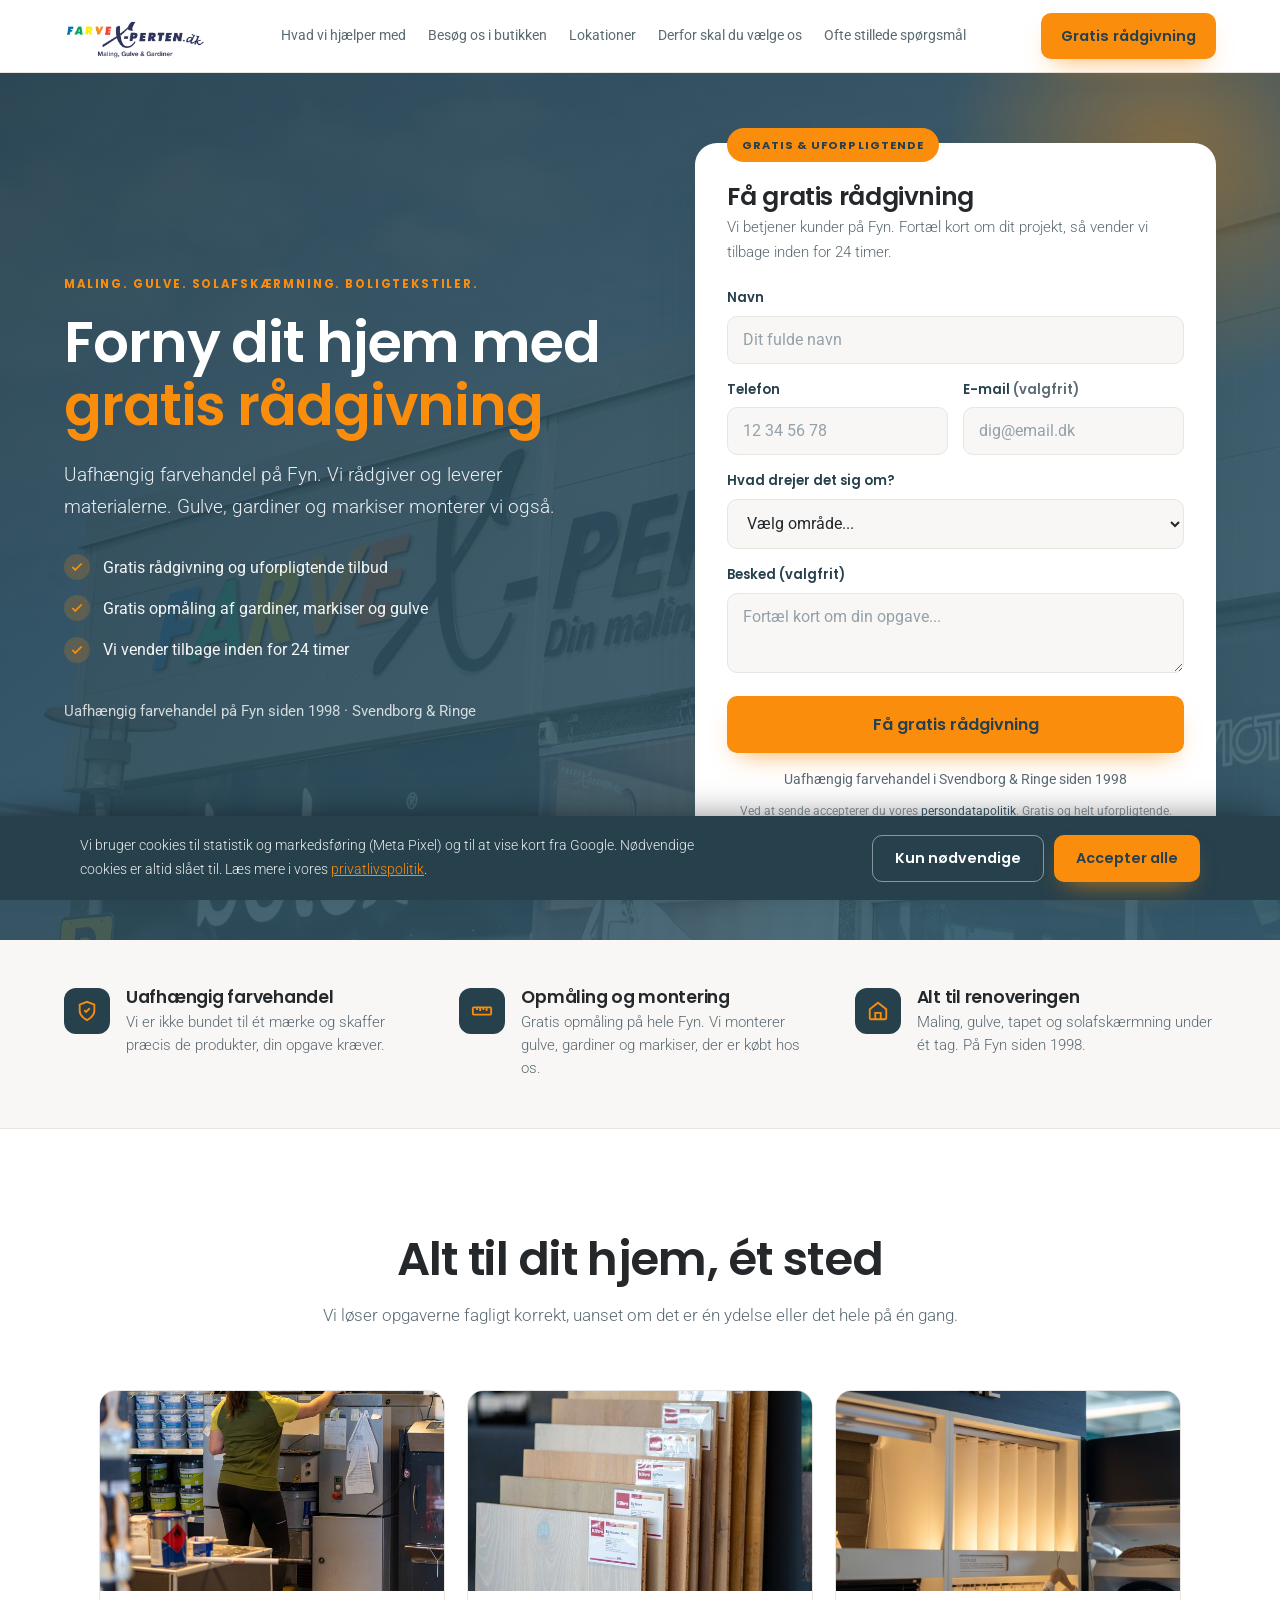
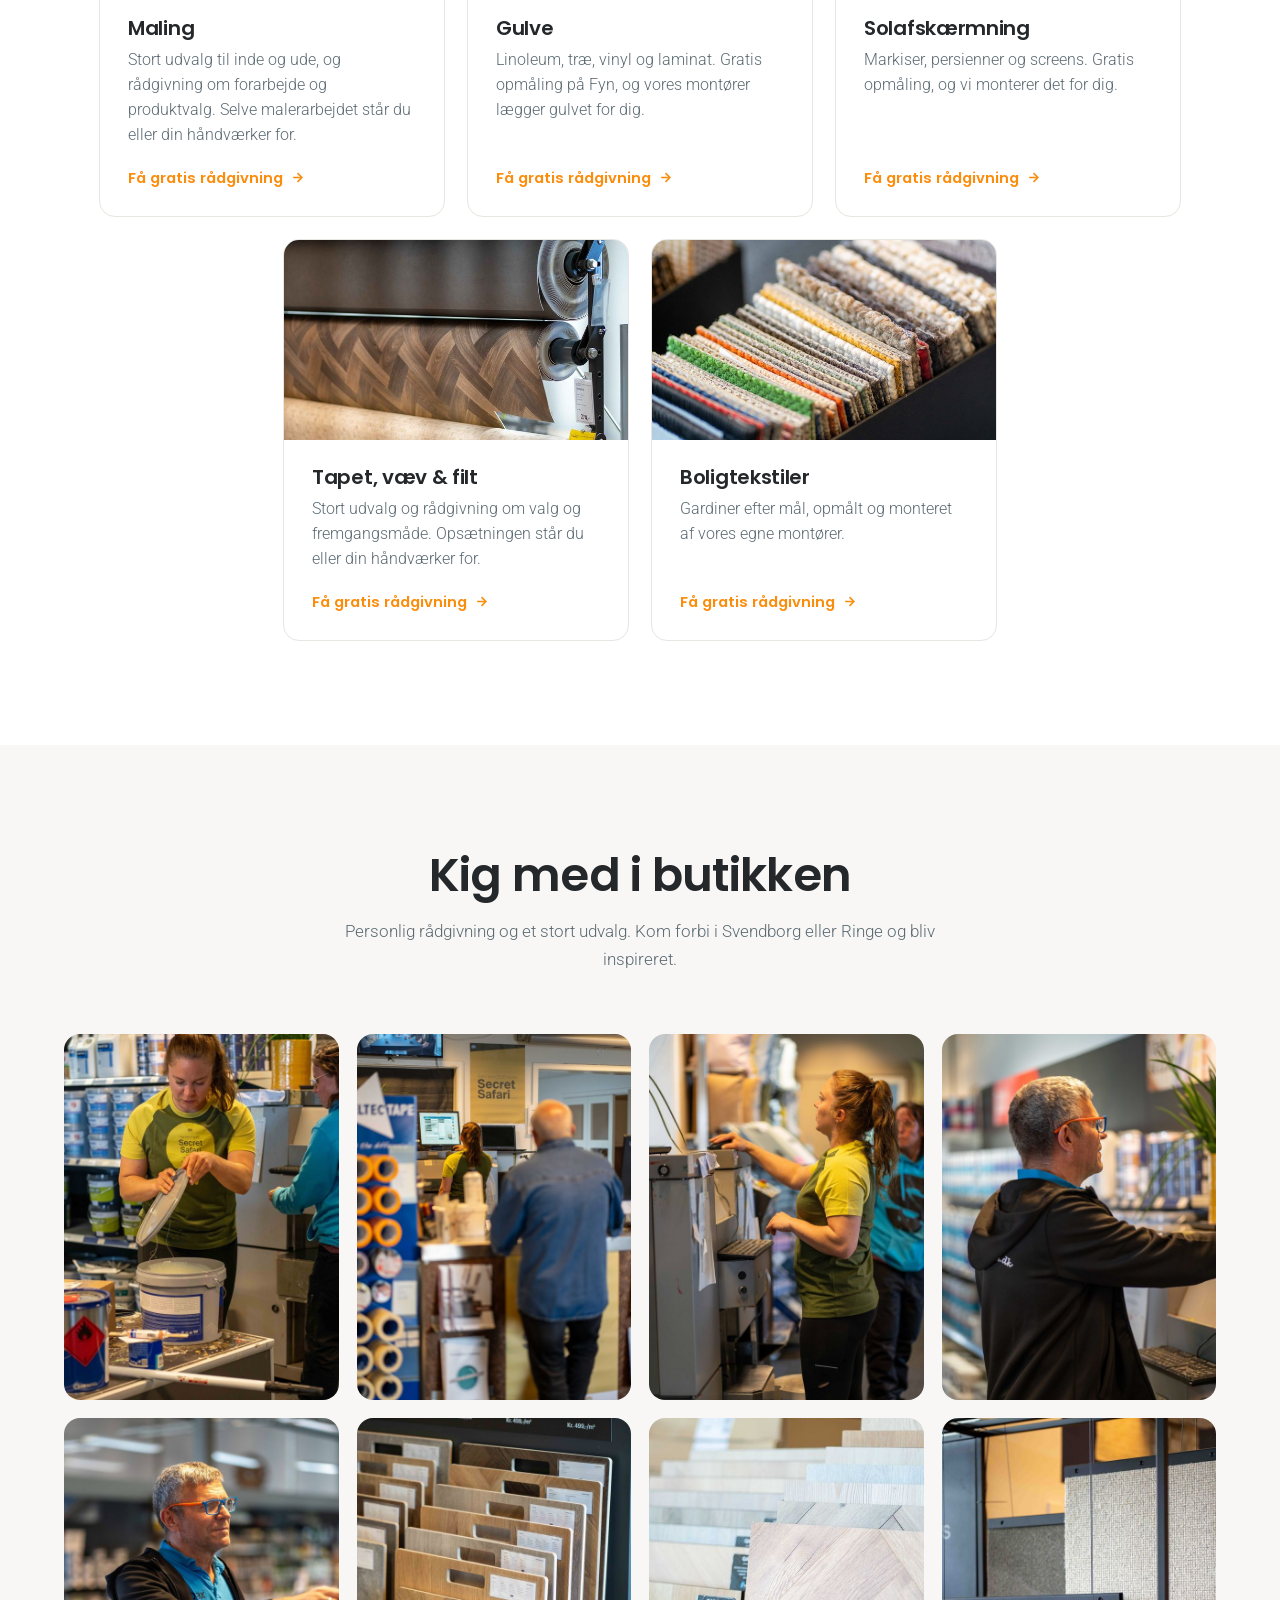
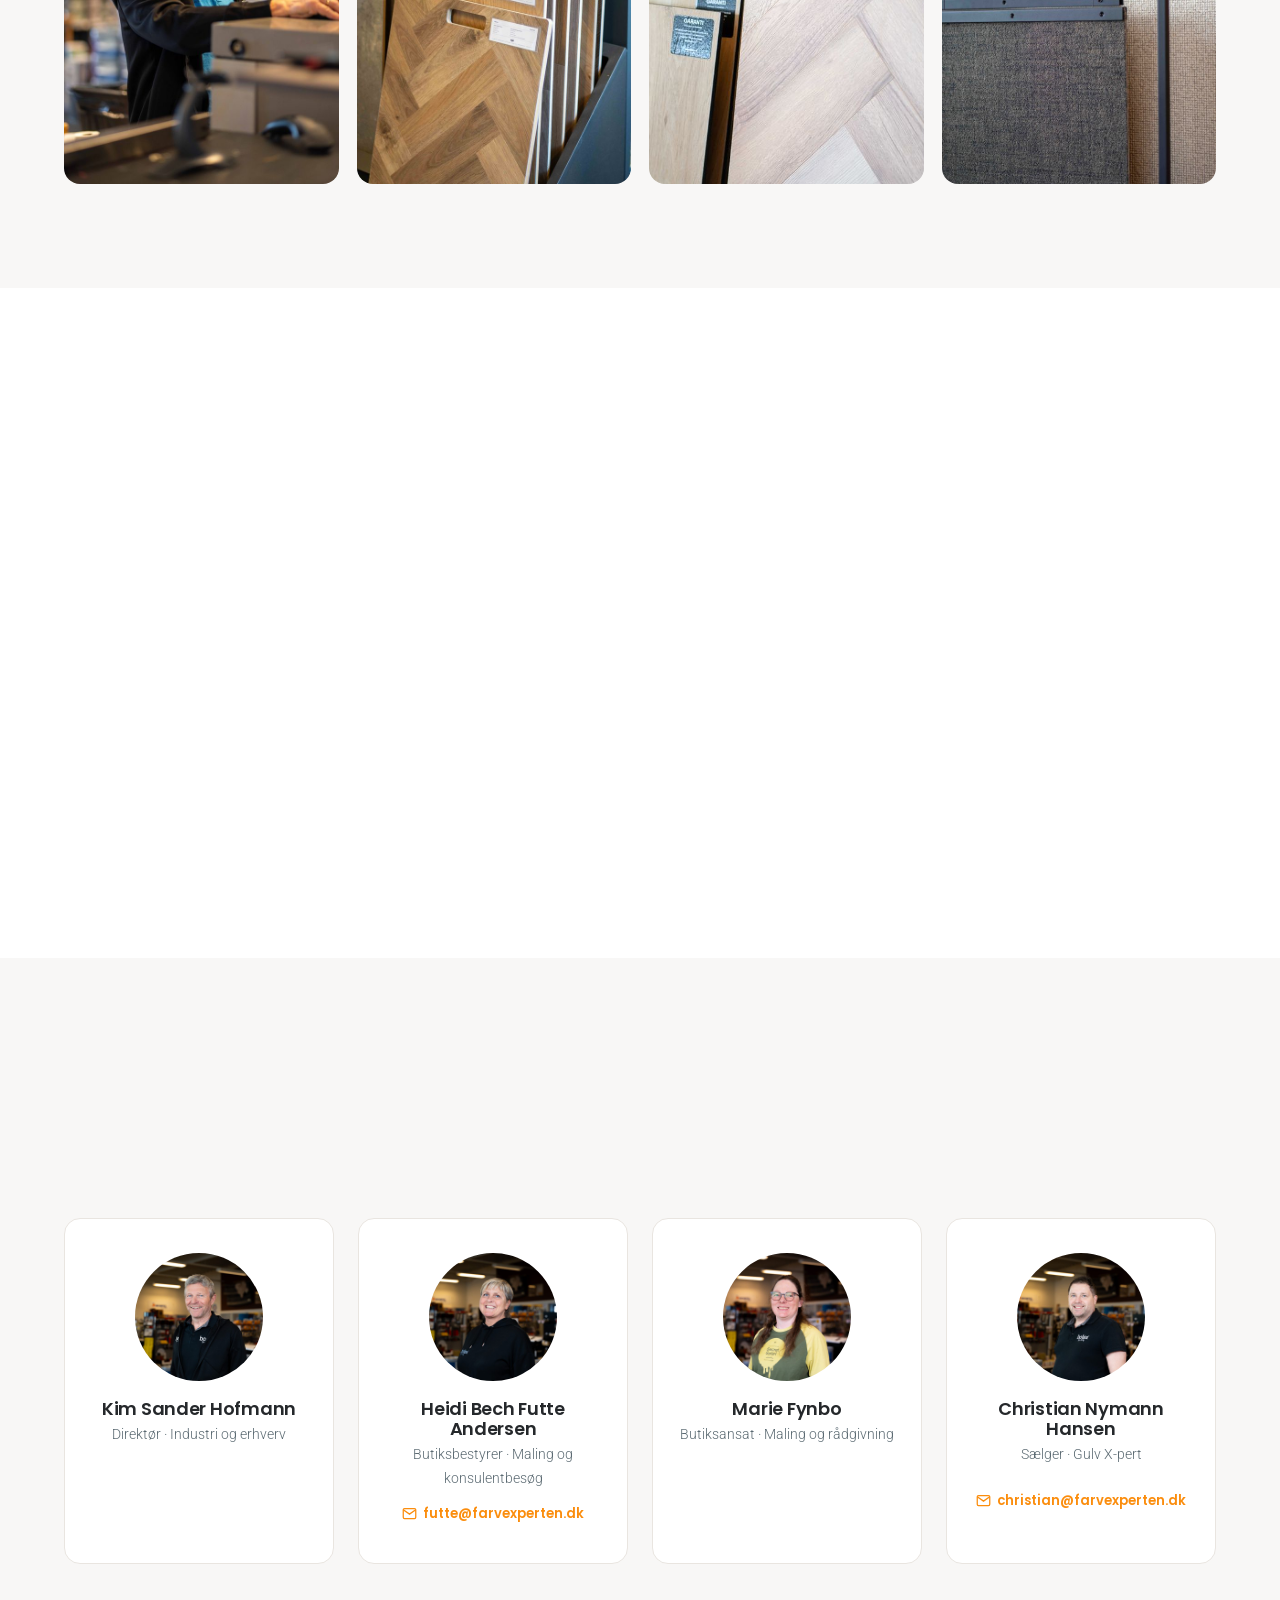
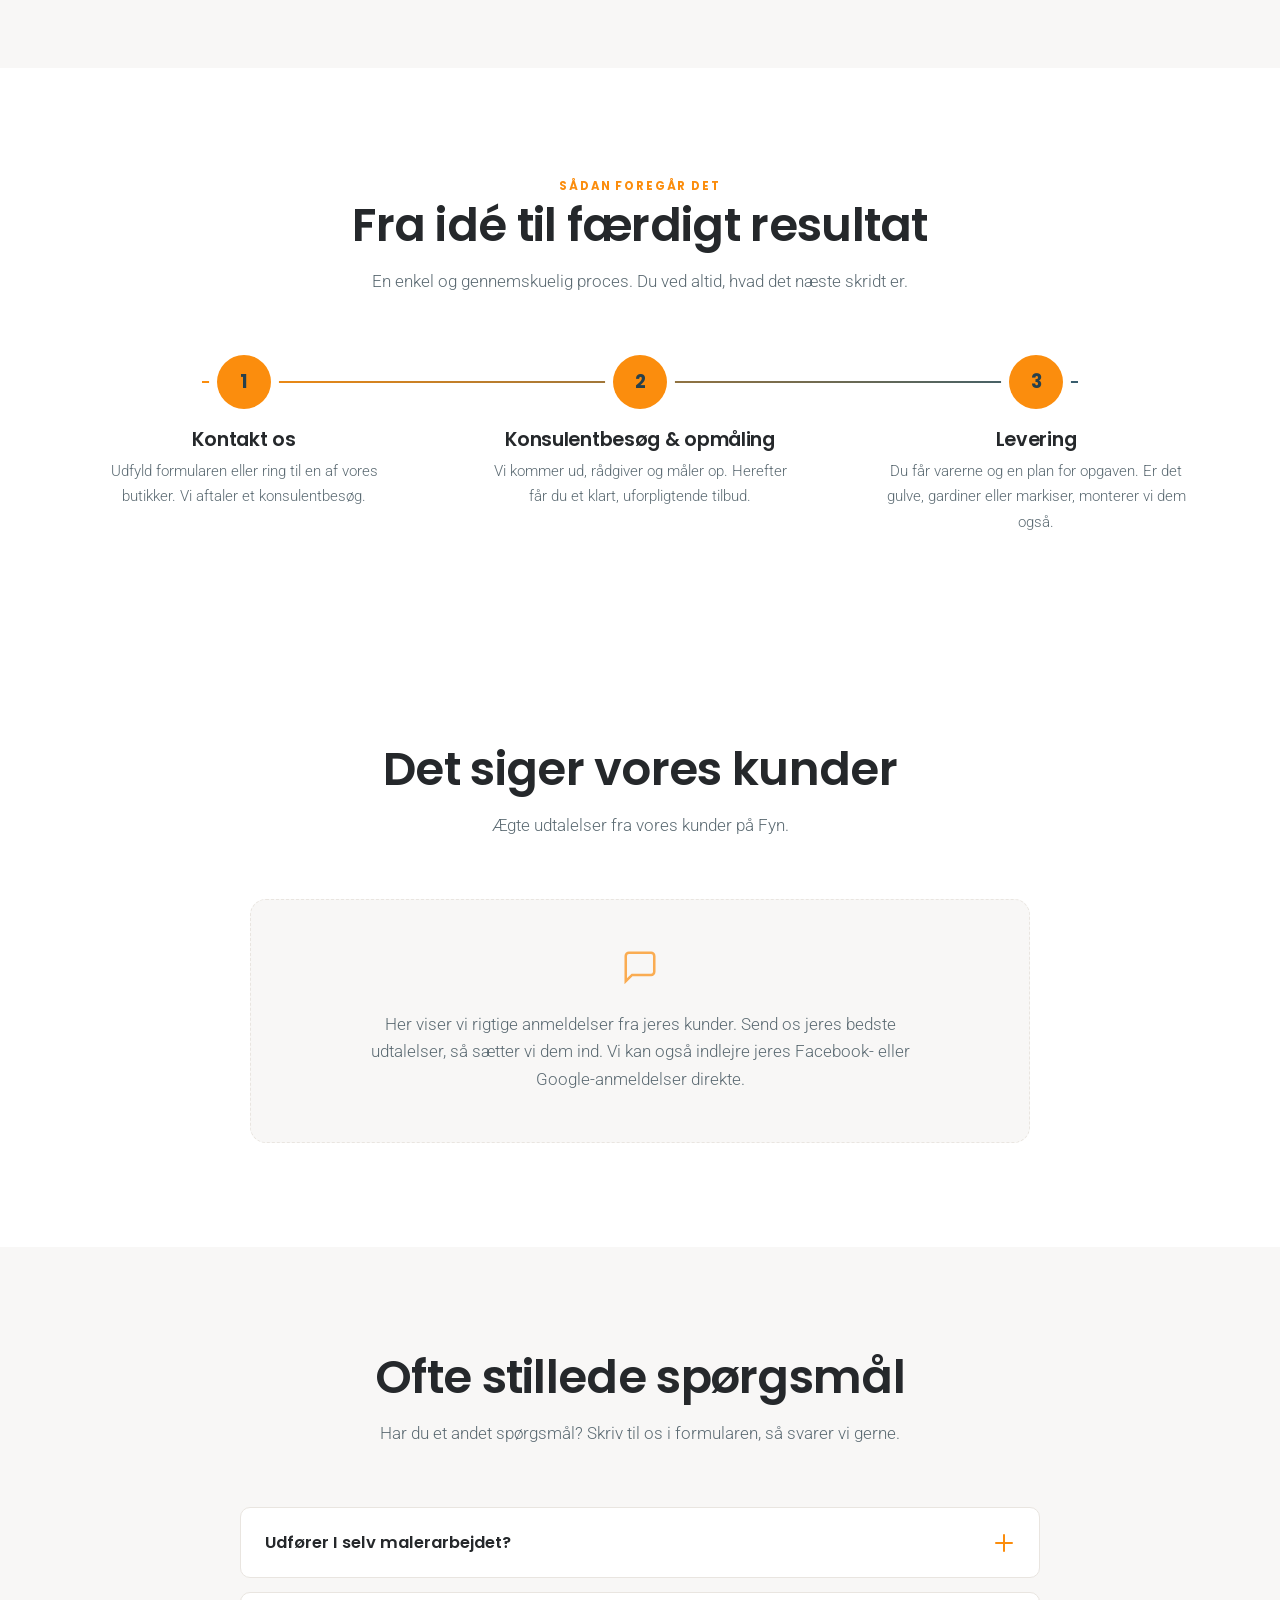
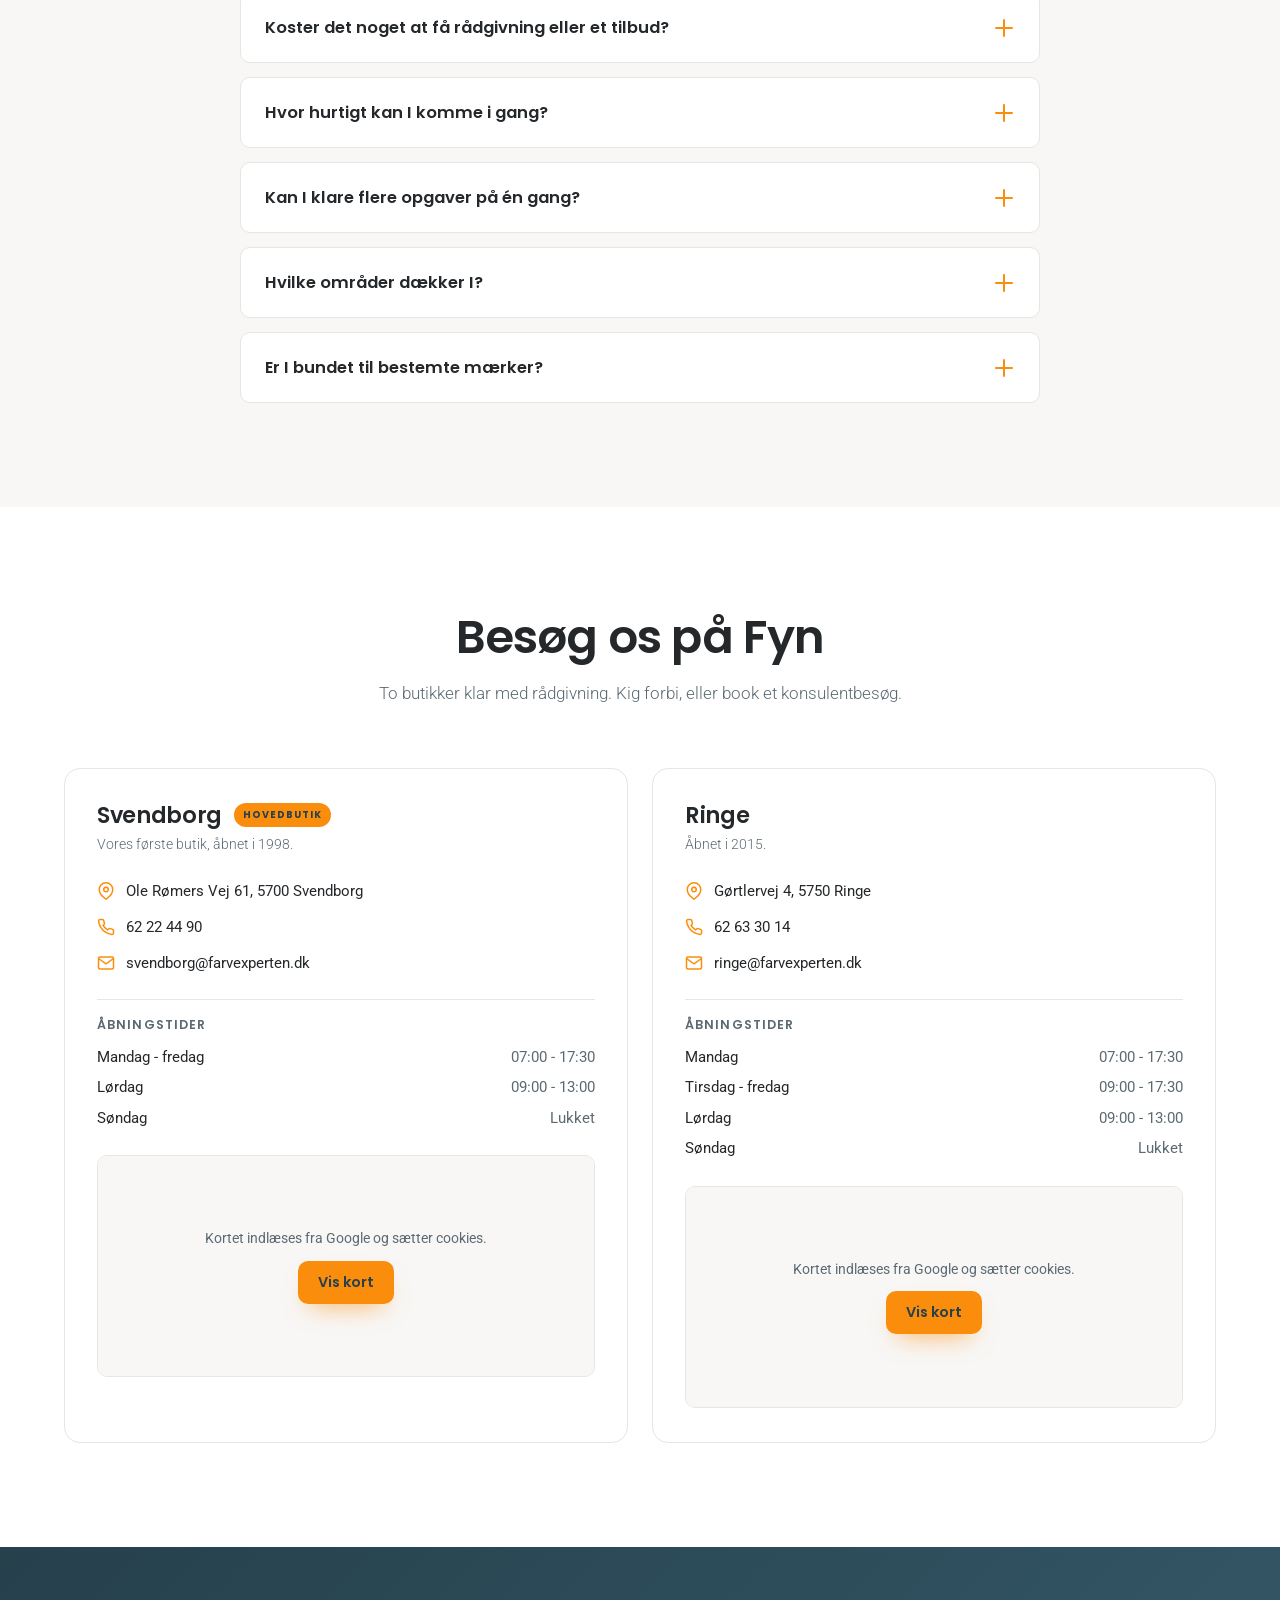
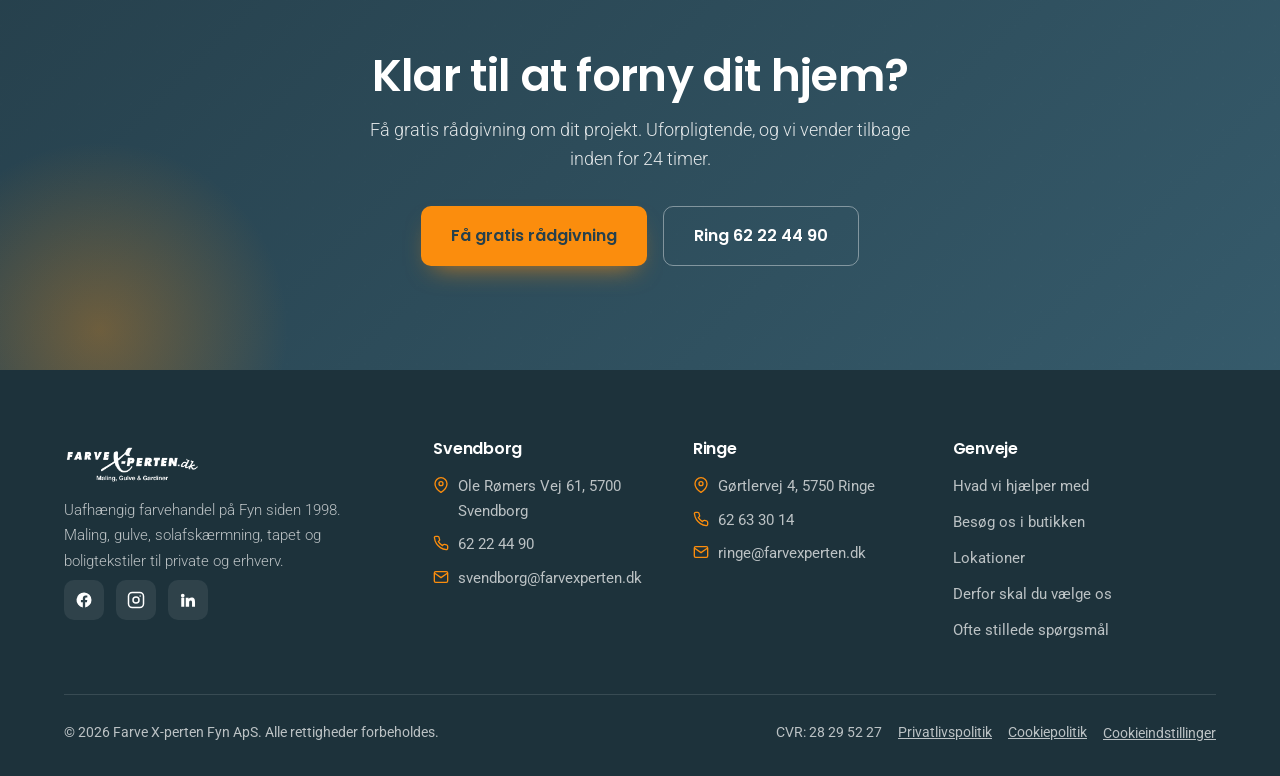
<file: index.html>
<!DOCTYPE html>
<html lang="da">
<head>
<meta charset="UTF-8">
<meta name="viewport" content="width=device-width, initial-scale=1.0">
<title>Farve X-perten Fyn - Maling, gulve, solafskærmning & boligtekstiler | Svendborg & Ringe</title>
<meta name="description" content="Farve X-perten er en uafhængig farvehandel på Fyn med butikker i Svendborg og Ringe. Maling, gulve, solafskærmning, tapet og boligtekstiler. Få gratis rådgivning, opmåling og tilbud.">
<meta property="og:title" content="Farve X-perten Fyn - uafhængig farvehandel i Svendborg & Ringe">
<meta property="og:description" content="Maling, gulve, solafskærmning, tapet og boligtekstiler. Konsulentbesøg, opmåling og montering til private og erhverv.">
<meta property="og:type" content="website">
<meta property="og:url" content="https://majestic100.github.io/Farvexperten/">
<meta property="og:image" content="https://majestic100.github.io/Farvexperten/assets/img/farvexperten-logo.png">
<link rel="icon" type="image/png" href="assets/img/favicon.png">
<link rel="apple-touch-icon" href="assets/img/apple-touch-icon.png">
<script type="application/ld+json">
{
  "@context": "https://schema.org",
  "@graph": [
    {
      "@type": "Organization",
      "@id": "https://majestic100.github.io/Farvexperten/#org",
      "name": "Farve X-perten Fyn ApS",
      "url": "https://majestic100.github.io/Farvexperten/",
      "logo": "https://majestic100.github.io/Farvexperten/assets/img/farvexperten-logo.png",
      "vatID": "DK28295227",
      "sameAs": [
        "https://www.facebook.com/profile.php?id=100057824865691",
        "https://www.instagram.com/farve_x_perten/",
        "https://www.linkedin.com/in/farve-x-perten-aps-232656205/"
      ]
    },
    {
      "@type": "HomeGoodsStore",
      "name": "Farve X-perten Svendborg",
      "image": "https://majestic100.github.io/Farvexperten/assets/img/farvexperten-logo.png",
      "parentOrganization": { "@id": "https://majestic100.github.io/Farvexperten/#org" },
      "telephone": "+4562224490",
      "email": "svendborg@farvexperten.dk",
      "address": {
        "@type": "PostalAddress",
        "streetAddress": "Ole Rømers Vej 61",
        "postalCode": "5700",
        "addressLocality": "Svendborg",
        "addressCountry": "DK"
      },
      "openingHoursSpecification": [
        { "@type": "OpeningHoursSpecification", "dayOfWeek": ["Monday","Tuesday","Wednesday","Thursday","Friday"], "opens": "07:00", "closes": "17:30" },
        { "@type": "OpeningHoursSpecification", "dayOfWeek": "Saturday", "opens": "09:00", "closes": "13:00" }
      ]
    },
    {
      "@type": "HomeGoodsStore",
      "name": "Farve X-perten Ringe",
      "image": "https://majestic100.github.io/Farvexperten/assets/img/farvexperten-logo.png",
      "parentOrganization": { "@id": "https://majestic100.github.io/Farvexperten/#org" },
      "telephone": "+4562633014",
      "email": "ringe@farvexperten.dk",
      "address": {
        "@type": "PostalAddress",
        "streetAddress": "Gørtlervej 4",
        "postalCode": "5750",
        "addressLocality": "Ringe",
        "addressCountry": "DK"
      },
      "openingHoursSpecification": [
        { "@type": "OpeningHoursSpecification", "dayOfWeek": "Monday", "opens": "07:00", "closes": "17:30" },
        { "@type": "OpeningHoursSpecification", "dayOfWeek": ["Tuesday","Wednesday","Thursday","Friday"], "opens": "09:00", "closes": "17:30" },
        { "@type": "OpeningHoursSpecification", "dayOfWeek": "Saturday", "opens": "09:00", "closes": "13:00" }
      ]
    }
  ]
}
</script>
<link href="assets/fonts/fonts.css" rel="stylesheet">
<style>
:root{
  --accent:#FB8D0D;
  --accent-dark:#e57d05;
  --dark:#26404C;
  --dark-2:#1d323b;
  --dark-secondary:#375D6E;
  --text:#25282B;
  --muted:#5b6a72;
  --muted-light:#8a97a0;
  --light-bg:#F8F7F6;
  --border:#E9E5E0;
  --white:#FFFFFF;
  --r-sm:10px;
  --r:16px;
  --r-lg:22px;
  --shadow:0 24px 60px -26px rgba(38,64,76,.45);
  --shadow-sm:0 10px 30px -18px rgba(38,64,76,.5);
  --maxw:1200px;
  --ease:cubic-bezier(.16,1,.3,1);
}
*{box-sizing:border-box;margin:0;padding:0}
html{scroll-behavior:smooth;scroll-padding-top:88px}
body{
  font-family:'Roboto',system-ui,-apple-system,Segoe UI,Arial,sans-serif;font-weight:400;
  color:var(--text);background:var(--white);line-height:1.65;-webkit-font-smoothing:antialiased;
  overflow-x:hidden;
}
h1,h2,h3,h4{font-family:'Poppins',system-ui,sans-serif;font-weight:600;line-height:1.12;color:var(--text);letter-spacing:-.015em}
a{color:inherit;text-decoration:none}
img{max-width:100%;display:block}
.wrap{max-width:var(--maxw);margin:0 auto;padding:0 24px}
.section{padding:104px 0}
.eyebrow{font-family:'Poppins',sans-serif;font-weight:700;text-transform:uppercase;letter-spacing:.16em;font-size:.72rem;color:var(--accent)}
.section-head{max-width:660px;margin:0 auto 60px}
.section-head.center{text-align:center}
.section-head h2{font-size:clamp(1.9rem,4vw,2.9rem);margin:0 0 16px}
.section-head p{color:var(--muted);font-size:1.08rem;font-weight:300}

/* Reveal (motion, reduced-motion safe) */
.has-js .reveal{opacity:0;transform:translateY(26px);transition:opacity .8s var(--ease),transform .8s var(--ease)}
.has-js .reveal.in{opacity:1;transform:none}
@media(prefers-reduced-motion:reduce){.has-js .reveal{opacity:1!important;transform:none!important;transition:none}}

/* Buttons */
.btn{display:inline-flex;align-items:center;justify-content:center;gap:10px;font-family:'Poppins',sans-serif;
  font-weight:600;font-size:1rem;padding:16px 30px;border-radius:var(--r-sm);cursor:pointer;border:none;
  transition:transform .18s var(--ease),box-shadow .18s var(--ease),background .18s var(--ease);white-space:nowrap}
.btn-accent{background:var(--accent);color:var(--dark);box-shadow:0 12px 26px -12px rgba(251,141,13,.75)}
.btn-accent:hover{background:var(--accent-dark);transform:translateY(-2px)}
.btn-accent:active{transform:translateY(0) scale(.985)}
.btn-ghost{background:transparent;color:#fff;border:1.5px solid rgba(255,255,255,.4)}
.btn-ghost:hover{border-color:#fff;background:rgba(255,255,255,.08)}
.btn-block{width:100%}
.btn-sm{padding:11px 20px;font-size:.92rem}

/* Header */
.site-header{position:sticky;top:0;z-index:50;background:rgba(255,255,255,.9);backdrop-filter:blur(12px);border-bottom:1px solid var(--border);transition:transform .32s var(--ease)}
.site-header.nav-hidden{transform:translateY(-100%)}
.header-inner{display:flex;align-items:center;justify-content:space-between;gap:32px;height:72px}
.logo{display:flex;align-items:center;gap:11px;font-family:'Poppins',sans-serif;font-weight:700;font-size:1.28rem;flex-shrink:0}
/* flex:0 0 auto er nødvendigt: uden det klemmer flexboksen logoet vandret,
   så højden holdes men bredden presses sammen. */
.logo-img{height:44px;width:auto;display:block;flex:0 0 auto}
.logo-footer{height:42px;filter:brightness(0) invert(1)}
.logo .dot{width:34px;height:34px;border-radius:9px;background:var(--accent);display:grid;place-items:center;color:var(--dark);font-size:1.05rem}
.logo span{color:var(--dark)}
.header-nav{display:flex;align-items:center;gap:22px}
.header-nav a.navlink{font-size:.9rem;color:var(--muted);font-weight:400;white-space:nowrap}
.header-nav a.navlink:hover{color:var(--text)}
.header-cta{display:flex;align-items:center;gap:18px}
.phone{display:flex;align-items:center;gap:8px;font-family:'Poppins',sans-serif;font-weight:600;color:var(--dark);white-space:nowrap}
.phone svg{width:18px;height:18px;color:var(--accent)}
.menu-toggle{display:none;background:none;border:none;cursor:pointer;padding:6px}
.menu-toggle span{display:block;width:24px;height:2px;background:var(--dark);margin:5px 0;border-radius:2px}

/* Hero */
.hero{position:relative;color:#fff;overflow:hidden;background:var(--dark)}
.hero-bg{position:absolute;inset:0;background:url('assets/img/hero-butik.jpg') center/cover no-repeat}
/* Tonen skal være mørk nok til, at hvid tekst og formularen står skarpt oven
   på fotoet. Testet for WCAG-kontrast. */
.hero-tint{position:absolute;inset:0;background:linear-gradient(150deg,rgba(38,64,76,.90) 0%,rgba(55,93,110,.86) 100%)}
.hero-glow{position:absolute;top:-140px;right:-120px;width:460px;height:460px;border-radius:50%;background:radial-gradient(circle,rgba(251,141,13,.4),transparent 70%);pointer-events:none}
.hero-grid{position:relative;display:grid;grid-template-columns:1.05fr .95fr;column-gap:56px;row-gap:0;align-items:center;padding-top:70px;padding-bottom:84px}
.hero-grid>*{min-width:0}
/* Desktop: teksten øverst i venstre kolonne, punkterne lige under, mens
   formularen spænder over begge rækker til højre. Mobil: se media query,
   hvor punkterne i stedet lander efter formularen. */
.hero-copy{grid-column:1;grid-row:1;align-self:end}
/* Luften mellem undertekst og punkter ligger her (ikke som bundmargin på
   underteksten), så den ikke også skubber formularen ned på mobil. */
.hero-extra{grid-column:1;grid-row:2;align-self:start;padding-top:32px}
.form-card{grid-column:2;grid-row:1/span 2}
.hero-copy .eyebrow{color:var(--accent)}
.hero-copy .services-line{font-family:'Poppins',sans-serif;font-weight:700;text-transform:uppercase;letter-spacing:.16em;font-size:.72rem;color:var(--accent);margin-bottom:18px}
.hero-copy h1{color:#fff;font-size:clamp(2.3rem,4.8vw,3.5rem);letter-spacing:-.02em}
.hero-copy h1 .hl{color:var(--accent)}
.hero-copy .sub{margin:22px 0 0;font-size:1.18rem;font-weight:300;color:rgba(255,255,255,.9);max-width:500px}
.hero-points{list-style:none;display:grid;gap:14px;margin-bottom:36px}
.hero-points li{display:flex;align-items:center;gap:13px;font-size:1.03rem;color:rgba(255,255,255,.94)}
.hero-points .check{flex:0 0 26px;width:26px;height:26px;border-radius:50%;background:rgba(251,141,13,.2);display:grid;place-items:center}
.hero-points .check svg{width:14px;height:14px;color:var(--accent)}
.hero-rating{display:flex;align-items:center;gap:12px;font-size:.94rem;color:rgba(255,255,255,.78)}
.stars{color:var(--accent);letter-spacing:2px}

/* Form card */
.form-card{background:#fff;color:var(--text);border-radius:var(--r-lg);box-shadow:var(--shadow);padding:34px 32px;position:relative}
.form-card .badge{position:absolute;top:-15px;left:32px;background:var(--accent);color:var(--dark);font-family:'Poppins',sans-serif;
  font-weight:700;font-size:.7rem;letter-spacing:.09em;text-transform:uppercase;padding:8px 15px;border-radius:20px}
.form-card h3{font-size:1.55rem;margin:6px 0 4px}
.form-card .form-sub{color:var(--muted);font-size:.95rem;margin-bottom:22px;font-weight:300}
.field{margin-bottom:15px}
.field label{display:block;font-size:.82rem;font-weight:600;font-family:'Poppins',sans-serif;margin-bottom:7px;color:var(--dark)}
.field input,.field select,.field textarea{width:100%;padding:14px 15px;border:1.5px solid var(--border);border-radius:var(--r-sm);
  font-family:'Roboto',sans-serif;font-size:.97rem;color:var(--text);background:var(--light-bg);transition:border-color .16s,box-shadow .16s,background .16s}
.field input::placeholder,.field textarea::placeholder{color:#94a1a9}
.field input:focus,.field select:focus,.field textarea:focus{outline:none;border-color:var(--accent);box-shadow:0 0 0 3px rgba(251,141,13,.16);background:#fff}
.field textarea{resize:vertical;min-height:80px}
.field-row{display:grid;grid-template-columns:1fr 1fr;gap:15px}
.form-trust{display:flex;align-items:center;justify-content:center;gap:9px;margin-top:15px;font-size:.85rem;color:var(--muted)}
.form-trust .stars{color:var(--accent);letter-spacing:1px}
.hp-field{position:absolute!important;width:1px;height:1px;opacity:0;pointer-events:none;left:-9999px}
.form-error{display:none;margin-top:14px;padding:13px 15px;border-radius:var(--r-sm);background:#fdeaea;border:1px solid #f5c2c2;color:#8f2020;font-size:.88rem;line-height:1.5}
.form-error a{color:#8f2020;font-weight:600;text-decoration:underline}
.form-error.show{display:block}
.btn[disabled]{opacity:.65;cursor:not-allowed}
.form-note{font-size:.78rem;color:var(--muted-light);margin-top:11px;text-align:center}
.form-note a{color:var(--dark-secondary);text-decoration:underline}
.form-success{display:none;text-align:center;padding:26px 8px}
.form-success .ok{width:60px;height:60px;border-radius:50%;background:#e8f6ec;display:grid;place-items:center;margin:0 auto 16px}
.form-success .ok svg{width:30px;height:30px;color:#1f9d55}
.form-success h3{margin-bottom:8px}
.form-success p{color:var(--muted)}

/* USP bar */
.trustbar{background:var(--light-bg);border-bottom:1px solid var(--border)}
/* BEMÆRK: brug padding-top/bottom, ikke 'padding:48px 0'. Elementet har også
   klassen .wrap, og shorthand'en ville nulstille dens 24px sidemargin,
   så teksten ville ligge helt ude i skærmkanten på mobil. */
.usp-grid{display:grid;grid-template-columns:repeat(3,1fr);gap:34px;padding-top:48px;padding-bottom:48px}
.usp{display:flex;gap:16px;align-items:flex-start}
.usp-ico{flex:0 0 46px;width:46px;height:46px;border-radius:12px;background:var(--dark);display:grid;place-items:center}
.usp-ico svg{width:22px;height:22px;color:var(--accent)}
.usp h3{font-size:1.08rem;margin-bottom:4px}
.usp p{color:var(--muted);font-size:.93rem;font-weight:300;line-height:1.55}

/* Services - image cards */
.svc-grid{display:flex;flex-wrap:wrap;justify-content:center;gap:22px}
.svc{flex:1 1 300px;max-width:346px;display:flex;flex-direction:column;background:#fff;
  border:1px solid var(--border);border-radius:var(--r);overflow:hidden;
  transition:transform .2s var(--ease),box-shadow .2s var(--ease),border-color .2s}
.svc:hover{transform:translateY(-6px);box-shadow:var(--shadow);border-color:transparent}
.svc-img{width:100%;height:200px;object-fit:cover;display:block;transition:transform .5s var(--ease)}
.svc:hover .svc-img{transform:scale(1.05)}
.svc-body{padding:26px 28px;display:flex;flex-direction:column;flex:1}
.svc h3{font-size:1.25rem;margin-bottom:9px}
.svc p{color:var(--muted);font-size:.97rem;font-weight:300;line-height:1.6;margin-bottom:18px;flex:1}
.svc .more{font-family:'Poppins',sans-serif;font-weight:600;font-size:.92rem;color:var(--accent);display:inline-flex;align-items:center;gap:7px;margin-top:auto}
.svc .more svg{width:15px;height:15px;transition:transform .2s var(--ease)}
.svc:hover .more svg{transform:translateX(4px)}

/* Gallery */
.gallery{background:var(--light-bg)}
.gallery-grid{display:grid;grid-template-columns:repeat(4,1fr);gap:18px}
.gallery-grid figure{position:relative;border-radius:var(--r);overflow:hidden;background:var(--border);aspect-ratio:3/4}
.gallery-grid figure img{width:100%;height:100%;object-fit:cover;transition:transform .6s var(--ease)}
.gallery-grid figure:hover img{transform:scale(1.06)}
.gallery-note{text-align:center;margin-top:22px;font-size:.9rem;color:var(--muted-light)}
/* Image placeholders (swap for real <img> when photos are provided) */
.img-ph{width:100%;height:100%;display:flex;flex-direction:column;align-items:center;justify-content:center;gap:9px;text-align:center;padding:16px;
  background:linear-gradient(135deg,#eef1f0,#e3e8e7);color:var(--muted-light)}
.img-ph svg{width:32px;height:32px;opacity:.55}
.img-ph span{font-family:'Poppins',sans-serif;font-size:.78rem;font-weight:600;letter-spacing:.02em}
.img-ph.dark{position:absolute;inset:0;background:transparent;color:rgba(255,255,255,.4)}
.img-ph.dark svg{opacity:.4}

/* Why */
.why-grid{display:grid;grid-template-columns:1fr 1fr;gap:60px;align-items:center}
.why-list{list-style:none;display:grid;gap:24px}
.why-list li{display:flex;gap:16px}
.why-list .wico{flex:0 0 48px;width:48px;height:48px;border-radius:12px;background:var(--dark);display:grid;place-items:center}
.why-list .wico svg{width:22px;height:22px;color:var(--accent)}
.why-list h4{font-size:1.1rem;margin-bottom:3px}
.why-list p{color:var(--muted);font-size:.95rem;font-weight:300}
.why-visual{position:relative;border-radius:var(--r-lg);overflow:hidden;padding:48px 40px;color:#fff;box-shadow:var(--shadow);
  background:url('assets/img/raadgivning.jpg') center/cover no-repeat}
.why-visual .wv-tint{position:absolute;inset:0;background:linear-gradient(150deg,rgba(38,64,76,.88),rgba(55,93,110,.84))}
.why-visual .wv-body{position:relative}
.why-visual h3{color:#fff;font-size:1.7rem;margin:12px 0 14px}
.why-visual p{color:rgba(255,255,255,.88);font-weight:300;margin-bottom:28px}
.why-visual .btn-accent{width:100%}

/* Process - timeline */
.timeline{position:relative;display:grid;grid-template-columns:repeat(3,1fr);gap:36px}
.timeline::before{content:"";position:absolute;top:26px;left:12%;right:12%;height:2px;background:linear-gradient(90deg,var(--accent),var(--dark-secondary))}
.tl-step{position:relative;text-align:center}
.tl-step .num{width:54px;height:54px;border-radius:50%;background:var(--accent);color:var(--dark);font-family:'Poppins',sans-serif;
  font-weight:700;font-size:1.15rem;display:grid;place-items:center;margin:0 auto 20px;position:relative;z-index:1;box-shadow:0 0 0 8px var(--white)}
.tl-step h3{font-size:1.2rem;margin-bottom:8px}
.tl-step p{color:var(--muted);font-size:.96rem;font-weight:300;max-width:300px;margin:0 auto}

/* Testimonials */
.testi-grid{display:grid;grid-template-columns:1.4fr 1fr;gap:24px;align-items:stretch}
.testi-feature{background:var(--dark);color:#fff;border-radius:var(--r);padding:44px 42px;display:flex;flex-direction:column;justify-content:center}
.testi-feature .stars{font-size:1.2rem;margin-bottom:18px}
.testi-feature blockquote{font-family:'Poppins',sans-serif;font-weight:600;font-size:1.5rem;line-height:1.35;color:#fff;margin-bottom:24px;letter-spacing:-.01em}
.testi-side{display:grid;gap:24px}
.testi-card{background:var(--light-bg);border:1px solid var(--border);border-radius:var(--r);padding:26px 26px}
.testi-card .stars{font-size:1rem;margin-bottom:12px;display:block}
.testi-card p{font-weight:300;color:var(--text);font-size:.98rem;margin-bottom:18px}
.who{display:flex;align-items:center;gap:12px}
.who .avatar{width:42px;height:42px;border-radius:50%;background:var(--accent);display:grid;place-items:center;font-family:'Poppins',sans-serif;font-weight:700;color:var(--dark)}
.who .name{font-family:'Poppins',sans-serif;font-weight:600;font-size:.95rem}
.testi-feature .who .name{color:#fff}
.who .role{font-size:.82rem;color:var(--muted)}
.testi-feature .who .role{color:rgba(255,255,255,.6)}

/* Testimonials placeholder */
.testi-placeholder{max-width:780px;margin:0 auto;text-align:center;border:1px dashed var(--border);border-radius:var(--r);padding:48px 36px;background:var(--light-bg)}
.testi-placeholder svg{width:38px;height:38px;color:var(--accent);opacity:.7;margin:0 auto 16px}
.testi-placeholder p{color:var(--muted);font-size:1.05rem;font-weight:300;max-width:560px;margin:0 auto}

/* Locations */
.locations{background:var(--white)}
.loc-grid{display:grid;grid-template-columns:1fr 1fr;gap:24px}
.loc-card{border:1px solid var(--border);border-radius:var(--r);padding:34px 32px;background:var(--white)}
.loc-head{display:flex;align-items:center;gap:12px;margin-bottom:5px}
.loc-head h3{font-size:1.4rem}
.loc-tag{font-family:'Poppins',sans-serif;font-weight:700;font-size:.6rem;text-transform:uppercase;letter-spacing:.1em;color:var(--dark);background:var(--accent);padding:4px 9px;border-radius:20px}
.loc-since{color:var(--muted);font-size:.9rem;margin-bottom:22px;font-weight:300}
.loc-row{display:flex;gap:11px;align-items:flex-start;margin-bottom:11px;font-size:.96rem}
.loc-row svg{width:18px;height:18px;color:var(--accent);flex:0 0 18px;margin-top:3px}
.loc-row a:hover{color:var(--accent)}
.hours{margin-top:22px;border-top:1px solid var(--border);padding-top:18px}
.hours h4{font-family:'Poppins',sans-serif;font-size:.78rem;text-transform:uppercase;letter-spacing:.09em;color:var(--muted);margin-bottom:10px}
.hours .hr{display:flex;justify-content:space-between;font-size:.93rem;padding:3px 0;color:var(--muted)}
.hours .hr span:first-child{color:var(--text)}
.loc-map{margin-top:22px;border-radius:var(--r-sm);overflow:hidden;border:1px solid var(--border);line-height:0}
.loc-map iframe{width:100%;height:220px;border:0;display:block}
.map-consent{height:220px;display:flex;flex-direction:column;align-items:center;justify-content:center;gap:12px;text-align:center;padding:20px;background:var(--light-bg);color:var(--muted);font-size:.85rem;line-height:1.5}
.map-consent .btn{padding:11px 20px;font-size:.9rem}

/* Cookie consent */
.cookie{position:fixed;left:0;right:0;bottom:0;z-index:200;background:var(--dark);color:#fff;padding:18px 20px;box-shadow:0 -12px 34px -14px rgba(0,0,0,.5);display:none}
.cookie.show{display:block}
.cookie-in{max-width:1120px;margin:0 auto;display:flex;align-items:center;gap:22px;flex-wrap:wrap;justify-content:space-between}
.cookie p{font-size:.9rem;font-weight:300;color:rgba(255,255,255,.9);max-width:660px;margin:0}
.cookie p a{color:var(--accent);text-decoration:underline}
.cookie-btns{display:flex;gap:10px;flex-wrap:wrap}
.cookie .btn{padding:12px 22px;font-size:.9rem}
.btn-outline{background:transparent;color:#fff;border:1.5px solid rgba(255,255,255,.45)}
.btn-outline:hover{border-color:#fff;background:rgba(255,255,255,.08)}

/* Social */
.socials{display:flex;gap:12px;margin-top:6px}
.socials a{width:40px;height:40px;border-radius:10px;background:rgba(255,255,255,.08);display:grid;place-items:center;transition:background .18s,transform .18s var(--ease)}
.socials a:hover{background:var(--accent);transform:translateY(-2px)}
.socials svg{width:18px;height:18px;color:#fff}
.socials a:hover svg{color:var(--dark)}
.footer-contact-line{display:flex;gap:9px;align-items:flex-start;font-size:.93rem;margin-bottom:9px}
.footer-contact-line svg{width:16px;height:16px;color:var(--accent);flex:0 0 16px;margin-top:3px}

/* Team */
.team{background:var(--light-bg)}
.team-grid{display:grid;grid-template-columns:repeat(4,1fr);gap:24px}
.team-card{text-align:center;background:var(--white);border:1px solid var(--border);border-radius:var(--r);padding:34px 22px;
  transition:transform .2s var(--ease),box-shadow .2s var(--ease)}
.team-card:hover{transform:translateY(-4px);box-shadow:var(--shadow-sm)}
.team-photo,.team-ph{width:128px;height:128px;border-radius:50%;margin:0 auto 18px;display:block;object-fit:cover}
.team-ph{display:grid;place-items:center;background:linear-gradient(140deg,var(--dark),var(--dark-secondary));color:#fff;font-family:'Poppins',sans-serif;font-weight:700;font-size:1.9rem;letter-spacing:.02em}
.team-card h3{font-size:1.12rem;margin-bottom:4px}
.team-role{color:var(--muted);font-size:.9rem;font-weight:300;margin-bottom:12px;min-height:2.4em}
.team-email{font-family:'Poppins',sans-serif;font-weight:600;font-size:.82rem;color:var(--accent);display:inline-flex;align-items:center;gap:6px;word-break:break-all}
.team-email svg{width:15px;height:15px;flex:0 0 15px}

/* FAQ */
.faq{background:var(--light-bg)}
.faq-list{max-width:800px;margin:0 auto;display:grid;gap:14px}
.faq-item{border:1px solid var(--border);border-radius:var(--r-sm);background:#fff;overflow:hidden}
.faq-q{width:100%;text-align:left;background:none;border:none;cursor:pointer;padding:22px 24px;font-family:'Poppins',sans-serif;
  font-weight:600;font-size:1.03rem;color:var(--text);display:flex;justify-content:space-between;align-items:center;gap:16px}
.faq-q .ic{flex:0 0 22px;width:22px;height:22px;position:relative}
.faq-q .ic::before,.faq-q .ic::after{content:"";position:absolute;background:var(--accent);border-radius:2px}
.faq-q .ic::before{top:10px;left:2px;width:18px;height:2px}
.faq-q .ic::after{left:10px;top:2px;width:2px;height:18px;transition:transform .22s var(--ease),opacity .22s}
.faq-item.open .ic::after{transform:rotate(90deg);opacity:0}
.faq-a{max-height:0;overflow:hidden;transition:max-height .3s var(--ease);color:var(--muted)}
.faq-a p{padding:0 24px 22px;font-size:.97rem;font-weight:300}

/* CTA */
.cta{position:relative;color:#fff;text-align:center;overflow:hidden;background:var(--dark)}
.cta-bg{position:absolute;inset:0;opacity:.06;background-image:radial-gradient(circle at 1px 1px,#fff 1px,transparent 0);background-size:26px 26px}
.cta-tint{position:absolute;inset:0;background:linear-gradient(135deg,rgba(38,64,76,.94),rgba(55,93,110,.9))}
.cta-glow{position:absolute;bottom:-150px;left:-90px;width:380px;height:380px;border-radius:50%;background:radial-gradient(circle,rgba(251,141,13,.32),transparent 70%)}
.cta .wrap{position:relative}
.cta h2{color:#fff;font-size:clamp(1.9rem,4vw,2.8rem);margin-bottom:14px}
.cta p{color:rgba(255,255,255,.86);font-size:1.12rem;font-weight:300;max-width:560px;margin:0 auto 32px}
.cta-actions{display:flex;gap:16px;justify-content:center;flex-wrap:wrap}

/* Footer */
.footer{background:var(--dark-2);color:rgba(255,255,255,.7);padding:70px 0 32px}
.footer-grid{display:grid;grid-template-columns:1.5fr 1fr 1fr 1.2fr;gap:40px}
.footer .logo span{color:#fff}
.footer .logo .dot{color:var(--dark)}
.footer-about p{margin-top:16px;font-weight:300;font-size:.95rem;max-width:300px}
.footer h4{color:#fff;font-family:'Poppins',sans-serif;font-size:1rem;margin-bottom:16px}
.footer ul{list-style:none;display:grid;gap:11px}
.footer ul li{font-size:.94rem}
.footer ul a:hover{color:var(--accent)}
.footer .contact-li{display:flex;gap:10px;align-items:flex-start}
.footer .contact-li svg{width:17px;height:17px;color:var(--accent);flex:0 0 17px;margin-top:3px}
.footer-bottom{border-top:1px solid rgba(255,255,255,.12);margin-top:52px;padding-top:26px;display:flex;justify-content:space-between;flex-wrap:wrap;gap:12px;font-size:.85rem}
.footer-bottom a{text-decoration:underline}
.footer-legal{display:flex;flex-wrap:wrap;align-items:center;gap:8px 16px}
.footer-legal button{background:none;border:none;padding:0;font-family:'Roboto',sans-serif;font-size:.85rem;
  color:inherit;text-decoration:underline;cursor:pointer}
.footer-legal button:hover,.footer-legal a:hover{color:var(--accent)}

/* Sticky mobile CTA */
.mobile-cta{display:none;transition:transform .32s var(--ease)}
.mobile-cta.cta-hidden{transform:translateY(115%)}

/* Responsive */
/* Menupunkterne er lange; under 1400px er der ikke plads til telefonnummeret
   ved siden af. Nummeret findes fortsat i Lokationer, CTA og footeren. */
@media(max-width:1400px){
  .header-cta .phone{display:none}
}
@media(max-width:1160px){
  .header-nav .navlink{display:none}
  .menu-toggle{display:block}
  .header-nav.open{position:absolute;top:72px;left:0;right:0;background:#fff;border-bottom:1px solid var(--border);flex-direction:column;padding:18px 24px;gap:14px;align-items:stretch}
  .header-nav.open .navlink{display:block;white-space:normal}
}
@media(max-width:960px){
  .hero-grid{grid-template-columns:1fr;column-gap:0;row-gap:30px;padding-top:44px;padding-bottom:64px}
  /* Nulstil placeringen, så rækkefølgen bliver tekst -> formular -> punkter */
  .hero-copy,.hero-extra,.form-card{grid-column:1;grid-row:auto;align-self:auto}
  .hero-extra{padding-top:0}
  .why-grid{grid-template-columns:1fr;gap:44px}
  .testi-grid{grid-template-columns:1fr}
  .loc-grid{grid-template-columns:1fr}
  .team-grid{grid-template-columns:repeat(2,1fr)}
  .usp-grid{grid-template-columns:1fr;gap:26px;padding-top:38px;padding-bottom:38px}
  .gallery-grid{grid-template-columns:repeat(2,1fr)}
  .timeline{grid-template-columns:1fr;gap:34px}
  .timeline::before{display:none}
  .footer-grid{grid-template-columns:1fr 1fr;gap:32px}
}
@media(max-width:560px){
  .section{padding:64px 0}
  .hero-copy h1{font-size:1.85rem;line-height:1.18}
  .hero-copy .sub{font-size:1rem}
  .hero-copy .services-line{font-size:.66rem;letter-spacing:.1em}
  .hero-points li{font-size:.97rem}
  .hero-rating{font-size:.84rem}
  .usp-grid{grid-template-columns:1fr;gap:24px}
  .footer-grid{grid-template-columns:1fr}
  .field-row{grid-template-columns:1fr}
  .header-cta .phone{display:none}
  .header-cta .btn-accent{display:none}
  .team-grid{grid-template-columns:1fr}
  .svc{max-width:none}
  .logo-img{height:36px}
  body{padding-bottom:76px}
  .testi-feature blockquote{font-size:1.25rem}
  .mobile-cta{display:flex;position:fixed;bottom:0;left:0;right:0;z-index:60;gap:10px;padding:10px 14px;background:#fff;border-top:1px solid var(--border);box-shadow:0 -6px 20px -12px rgba(38,64,76,.5)}
  .mobile-cta .btn{flex:1;padding:14px 10px;font-size:.95rem}
  .mobile-cta .btn-call{flex:0 0 54px;background:var(--dark);color:#fff}
  .mobile-cta .btn-call svg{width:20px;height:20px}
}
</style>
</head>
<body>

<!-- HEADER -->
<header class="site-header">
  <div class="wrap header-inner">
    <a href="#top" class="logo" aria-label="Farve X-perten"><img class="logo-img" src="assets/img/farvexperten-logo.png" alt="Farve X-perten - Maling, Gulve & Gardiner"></a>
    <nav class="header-nav" id="nav">
      <a class="navlink" href="#ydelser">Hvad vi hjælper med</a>
      <a class="navlink" href="#arbejde">Besøg os i butikken</a>
      <a class="navlink" href="#butikker">Lokationer</a>
      <a class="navlink" href="#derfor">Derfor skal du vælge os</a>
      <a class="navlink" href="#faq">Ofte stillede spørgsmål</a>
    </nav>
    <div class="header-cta">
      <a href="tel:+4562224490" class="phone">
        <svg viewBox="0 0 24 24" fill="none" stroke="currentColor" stroke-width="2"><path d="M22 16.92v3a2 2 0 0 1-2.18 2 19.79 19.79 0 0 1-8.63-3.07 19.5 19.5 0 0 1-6-6 19.79 19.79 0 0 1-3.07-8.67A2 2 0 0 1 4.11 2h3a2 2 0 0 1 2 1.72c.13.96.37 1.9.72 2.81a2 2 0 0 1-.45 2.11L8.09 9.91a16 16 0 0 0 6 6l1.27-1.27a2 2 0 0 1 2.11-.45c.9.35 1.85.59 2.81.72A2 2 0 0 1 22 16.92z"/></svg>
        62 22 44 90
      </a>
      <a href="#kontakt" class="btn btn-accent btn-sm">Gratis rådgivning</a>
      <button class="menu-toggle" id="menuToggle" aria-label="Menu"><span></span><span></span><span></span></button>
    </div>
  </div>
</header>

<!-- HERO + FORM -->
<section class="hero" id="top">
  <div class="hero-bg"></div>
  <div class="hero-tint"></div>
  <div class="hero-glow"></div>
  <div class="wrap hero-grid">
    <div class="hero-copy">
      <div class="services-line">Maling. Gulve. Solafskærmning. Boligtekstiler.</div>
      <h1>Forny dit hjem med <span class="hl">gratis rådgivning</span></h1>
      <p class="sub">Uafhængig farvehandel på Fyn. Vi rådgiver og leverer materialerne. Gulve, gardiner og markiser monterer vi også.</p>
    </div>

    <!-- CONTACT FORM (top of page) -->
    <div class="form-card" id="kontakt">
      <span class="badge">Gratis &amp; uforpligtende</span>
      <form id="leadForm" novalidate>
        <h3>Få gratis rådgivning</h3>
        <p class="form-sub">Vi betjener kunder på Fyn. Fortæl kort om dit projekt, så vender vi tilbage inden for 24 timer.</p>

        <!-- Web3Forms: indsæt jeres access key nedenfor (hentes gratis på web3forms.com) -->
        <input type="hidden" name="access_key" value="fe2071f1-0f3e-49b2-b2d8-5e203ed1c642">
        <input type="hidden" name="subject" value="Ny henvendelse fra farvexperten.dk">
        <input type="hidden" name="from_name" value="Farve X-perten hjemmeside">
        <!-- Honeypot: spam-bots udfylder feltet, mennesker ser det ikke -->
        <input type="checkbox" name="botcheck" class="hp-field" tabindex="-1" autocomplete="off">

        <div class="field">
          <label for="name">Navn</label>
          <input type="text" id="name" name="Navn" placeholder="Dit fulde navn" required>
        </div>
        <div class="field-row">
          <div class="field">
            <label for="phone">Telefon</label>
            <input type="tel" id="phone" name="Telefon" placeholder="12 34 56 78" required>
          </div>
          <div class="field">
            <label for="email">E-mail <span style="font-weight:400;color:var(--muted)">(valgfrit)</span></label>
            <input type="email" id="email" name="email" placeholder="dig@email.dk">
          </div>
        </div>
        <div class="field">
          <label for="service">Hvad drejer det sig om?</label>
          <select id="service" name="Område" required>
            <option value="" disabled selected>Vælg område...</option>
            <option>Maling</option>
            <option>Gulve</option>
            <option>Solafskærmning</option>
            <option>Tapet / væv / filt</option>
            <option>Boligtekstiler</option>
            <option>Flere områder / andet</option>
          </select>
        </div>
        <div class="field">
          <label for="message">Besked (valgfrit)</label>
          <textarea id="message" name="Besked" placeholder="Fortæl kort om din opgave..."></textarea>
        </div>
        <button type="submit" class="btn btn-accent btn-block" id="leadSubmit">Få gratis rådgivning</button>
        <div class="form-error" id="formError" role="alert">
          Beskeden kunne ikke sendes lige nu. Ring til os på <a href="tel:+4562224490">62 22 44 90</a>, eller skriv til <a href="mailto:marianne@farvexperten.dk">marianne@farvexperten.dk</a>.
        </div>
        <div class="form-trust">Uafhængig farvehandel i Svendborg &amp; Ringe siden 1998</div>
        <p class="form-note">Ved at sende accepterer du vores <a href="privatlivspolitik.html">persondatapolitik</a>. Gratis og helt uforpligtende.</p>
      </form>
      <div class="form-success" id="formSuccess">
        <div class="ok"><svg viewBox="0 0 24 24" fill="none" stroke="currentColor" stroke-width="2.5"><polyline points="20 6 9 17 4 12"/></svg></div>
        <h3>Tak for din henvendelse!</h3>
        <p>Vi har modtaget dine oplysninger og vender tilbage inden for 24 timer.</p>
        <p class="form-note" style="margin-top:14px">Har du mere at tilføje? <a href="#" id="sendIgen">Send en henvendelse mere</a></p>
      </div>
    </div>

    <!-- Placeres i venstre kolonne under teksten på desktop, og efter
         formularen på mobil (se .hero-extra i CSS). -->
    <div class="hero-extra">
      <ul class="hero-points">
        <li><span class="check"><svg viewBox="0 0 24 24" fill="none" stroke="currentColor" stroke-width="3"><polyline points="20 6 9 17 4 12"/></svg></span> Gratis rådgivning og uforpligtende tilbud</li>
        <li><span class="check"><svg viewBox="0 0 24 24" fill="none" stroke="currentColor" stroke-width="3"><polyline points="20 6 9 17 4 12"/></svg></span> Gratis opmåling af gardiner, markiser og gulve</li>
        <li><span class="check"><svg viewBox="0 0 24 24" fill="none" stroke="currentColor" stroke-width="3"><polyline points="20 6 9 17 4 12"/></svg></span> Vi vender tilbage inden for 24 timer</li>
      </ul>
      <div class="hero-rating"><span>Uafhængig farvehandel på Fyn siden 1998 · Svendborg &amp; Ringe</span></div>
    </div>
  </div>
</section>

<!-- TRUST BAR -->
<section class="trustbar">
  <div class="wrap usp-grid">
    <div class="usp">
      <span class="usp-ico"><svg viewBox="0 0 24 24" fill="none" stroke="currentColor" stroke-width="2"><path d="M12 22s8-4 8-10V5l-8-3-8 3v7c0 6 8 10 8 10z"/><polyline points="9 11 11 13 15 9"/></svg></span>
      <div>
        <h3>Uafhængig farvehandel</h3>
        <p>Vi er ikke bundet til ét mærke og skaffer præcis de produkter, din opgave kræver.</p>
      </div>
    </div>
    <div class="usp">
      <span class="usp-ico"><svg viewBox="0 0 24 24" fill="none" stroke="currentColor" stroke-width="2"><rect x="2" y="8" width="20" height="8" rx="1"/><path d="M6.5 8v3M10 8v4M13.5 8v3M17 8v4"/></svg></span>
      <div>
        <h3>Opmåling og montering</h3>
        <p>Gratis opmåling på hele Fyn. Vi monterer gulve, gardiner og markiser, der er købt hos os.</p>
      </div>
    </div>
    <div class="usp">
      <span class="usp-ico"><svg viewBox="0 0 24 24" fill="none" stroke="currentColor" stroke-width="2"><path d="M3 10l9-7 9 7v10a1 1 0 0 1-1 1H4a1 1 0 0 1-1-1z"/><path d="M9 21v-7h6v7"/></svg></span>
      <div>
        <h3>Alt til renoveringen</h3>
        <p>Maling, gulve, tapet og solafskærmning under ét tag. På Fyn siden 1998.</p>
      </div>
    </div>
  </div>
</section>

<!-- SERVICES (bento) -->
<section class="section" id="ydelser">
  <div class="wrap">
    <div class="section-head center reveal">
      <h2>Alt til dit hjem, ét sted</h2>
      <p>Vi løser opgaverne fagligt korrekt, uanset om det er én ydelse eller det hele på én gang.</p>
    </div>
    <div class="svc-grid reveal">
      <a href="#kontakt" class="svc">
        <img class="svc-img" src="assets/img/kort-maling.jpg" alt="Maling blandes i butikken" loading="lazy" width="346" height="200">
        <div class="svc-body">
          <h3>Maling</h3>
          <p>Stort udvalg til inde og ude, og rådgivning om forarbejde og produktvalg. Selve malerarbejdet står du eller din håndværker for.</p>
          <span class="more">Få gratis rådgivning <svg viewBox="0 0 24 24" fill="none" stroke="currentColor" stroke-width="2.5"><line x1="5" y1="12" x2="19" y2="12"/><polyline points="12 5 19 12 12 19"/></svg></span>
        </div>
      </a>
      <a href="#kontakt" class="svc">
        <img class="svc-img" src="assets/img/kort-gulve.jpg" alt="Gulvprøver i butikken" loading="lazy" width="346" height="200">
        <div class="svc-body">
          <h3>Gulve</h3>
          <p>Linoleum, træ, vinyl og laminat. Gratis opmåling på Fyn, og vores montører lægger gulvet for dig.</p>
          <span class="more">Få gratis rådgivning <svg viewBox="0 0 24 24" fill="none" stroke="currentColor" stroke-width="2.5"><line x1="5" y1="12" x2="19" y2="12"/><polyline points="12 5 19 12 12 19"/></svg></span>
        </div>
      </a>
      <a href="#kontakt" class="svc">
        <img class="svc-img" src="assets/img/kort-sol.jpg" alt="Solafskærmning i showroom" loading="lazy" width="346" height="200">
        <div class="svc-body">
          <h3>Solafskærmning</h3>
          <p>Markiser, persienner og screens. Gratis opmåling, og vi monterer det for dig.</p>
          <span class="more">Få gratis rådgivning <svg viewBox="0 0 24 24" fill="none" stroke="currentColor" stroke-width="2.5"><line x1="5" y1="12" x2="19" y2="12"/><polyline points="12 5 19 12 12 19"/></svg></span>
        </div>
      </a>
      <a href="#kontakt" class="svc">
        <img class="svc-img" src="assets/img/kort-tapet.jpg" alt="Tapet, væv og filt på rulle" loading="lazy" width="346" height="200">
        <div class="svc-body">
          <h3>Tapet, væv &amp; filt</h3>
          <p>Stort udvalg og rådgivning om valg og fremgangsmåde. Opsætningen står du eller din håndværker for.</p>
          <span class="more">Få gratis rådgivning <svg viewBox="0 0 24 24" fill="none" stroke="currentColor" stroke-width="2.5"><line x1="5" y1="12" x2="19" y2="12"/><polyline points="12 5 19 12 12 19"/></svg></span>
        </div>
      </a>
      <a href="#kontakt" class="svc">
        <img class="svc-img" src="assets/img/kort-bolig.jpg" alt="Prøvebøger med boligtekstiler" loading="lazy" width="346" height="200">
        <div class="svc-body">
          <h3>Boligtekstiler</h3>
          <p>Gardiner efter mål, opmålt og monteret af vores egne montører.</p>
          <span class="more">Få gratis rådgivning <svg viewBox="0 0 24 24" fill="none" stroke="currentColor" stroke-width="2.5"><line x1="5" y1="12" x2="19" y2="12"/><polyline points="12 5 19 12 12 19"/></svg></span>
        </div>
      </a>
    </div>
  </div>
</section>

<!-- GALLERY -->
<section class="section gallery" id="arbejde">
  <div class="wrap">
    <div class="section-head center reveal">
      <h2>Kig med i butikken</h2>
      <p>Personlig rådgivning og et stort udvalg. Kom forbi i Svendborg eller Ringe og bliv inspireret.</p>
    </div>
    <div class="gallery-grid reveal">
      <figure><img src="assets/img/galleri-1.jpg" alt="Maling blandes i butikken" loading="lazy" width="600" height="900"></figure>
      <figure><img src="assets/img/galleri-2.jpg" alt="Kunde bliver betjent ved disken" loading="lazy" width="600" height="900"></figure>
      <figure><img src="assets/img/galleri-3.jpg" alt="Medarbejder ved blandemaskinen" loading="lazy" width="600" height="900"></figure>
      <figure><img src="assets/img/galleri-4.jpg" alt="Personlig rådgivning i butikken" loading="lazy" width="600" height="900"></figure>
      <figure><img src="assets/img/galleri-5.jpg" alt="Rådgivning ved kassen" loading="lazy" width="600" height="900"></figure>
      <figure><img src="assets/img/galleri-6.jpg" alt="Gulvprøver" loading="lazy" width="600" height="900"></figure>
      <figure><img src="assets/img/galleri-7.jpg" alt="Prøver af trægulv" loading="lazy" width="600" height="900"></figure>
      <figure><img src="assets/img/galleri-8.jpg" alt="Tekstilprøver" loading="lazy" width="600" height="900"></figure>
    </div>
  </div>
</section>

<!-- WHY -->
<section class="section" id="derfor">
  <div class="wrap why-grid">
    <div class="reveal">
      <h2 style="font-size:clamp(1.8rem,3.8vw,2.6rem);margin-bottom:30px">Rådgivning du kan regne med</h2>
      <ul class="why-list">
        <li>
          <span class="wico"><svg viewBox="0 0 24 24" fill="none" stroke="currentColor" stroke-width="2"><path d="M9 11l3 3L22 4"/><path d="M21 12v7a2 2 0 0 1-2 2H5a2 2 0 0 1-2-2V5a2 2 0 0 1 2-2h11"/></svg></span>
          <div><h4>Uafhængig farvehandel</h4><p>Vi er ikke bundet til bestemte leverandører og skaffer præcis det produkt, du har brug for.</p></div>
        </li>
        <li>
          <span class="wico"><svg viewBox="0 0 24 24" fill="none" stroke="currentColor" stroke-width="2"><path d="M9 11l3 3L22 4"/><path d="M21 12v7a2 2 0 0 1-2 2H5a2 2 0 0 1-2-2V5a2 2 0 0 1 2-2h11"/></svg></span>
          <div><h4>Konsulentbesøg &amp; opmåling</h4><p>Vi kommer ud, rådgiver og måler op, så løsningen passer til dit hjem, helt uforpligtende.</p></div>
        </li>
        <li>
          <span class="wico"><svg viewBox="0 0 24 24" fill="none" stroke="currentColor" stroke-width="2"><path d="M12 2l3 7h7l-5.5 4.5L18 21l-6-4-6 4 1.5-7.5L2 9h7z"/></svg></span>
          <div><h4>Montering af gulve, gardiner og markiser</h4><p>Har du købt produktet hos os, klarer vores montører opsætningen. Maling og tapet står du selv for.</p></div>
        </li>
        <li>
          <span class="wico"><svg viewBox="0 0 24 24" fill="none" stroke="currentColor" stroke-width="2"><circle cx="9" cy="7" r="3"/><path d="M2 21v-2a5 5 0 0 1 5-5h4a5 5 0 0 1 5 5v2"/><path d="M16 3.13a4 4 0 0 1 0 7.75"/><path d="M22 21v-2a5 5 0 0 0-3-4.58"/></svg></span>
          <div><h4>Privat &amp; erhverv</h4><p>Vi løser opgaver for både private boligejere og professionelle kunder.</p></div>
        </li>
      </ul>
    </div>
    <div class="why-visual reveal">
      <div class="wv-tint"></div>
      <div class="wv-body">
        <h3>Vi hjælper dig i gang</h3>
        <p>Fortæl os om din opgave, så finder vi den rigtige løsning sammen. Uden binding og uden overraskelser.</p>
        <a href="#kontakt" class="btn btn-accent">Få gratis rådgivning</a>
      </div>
    </div>
  </div>
</section>

<!-- TEAM -->
<section class="section team" id="hold">
  <div class="wrap">
    <div class="section-head center reveal">
      <h2>Mød holdet</h2>
      <p>Det faste team i vores Svendborg-butik står klar med rådgivning.</p>
    </div>
    <div class="team-grid reveal">
      <div class="team-card">
        <img class="team-photo" src="assets/img/kim.jpg" alt="Kim Sander Hofmann" loading="lazy" width="128" height="128">
        <h3>Kim Sander Hofmann</h3>
        <p class="team-role">Direktør · Industri og erhverv</p>
      </div>
      <div class="team-card">
        <img class="team-photo" src="assets/img/heidi.jpg" alt="Heidi Bech Futte Andersen" loading="lazy" width="128" height="128">
        <h3>Heidi Bech Futte Andersen</h3>
        <p class="team-role">Butiksbestyrer · Maling og konsulentbesøg</p>
        <a class="team-email" href="mailto:futte@farvexperten.dk"><svg viewBox="0 0 24 24" fill="none" stroke="currentColor" stroke-width="2"><path d="M4 4h16a2 2 0 0 1 2 2v12a2 2 0 0 1-2 2H4a2 2 0 0 1-2-2V6a2 2 0 0 1 2-2z"/><polyline points="22,6 12,13 2,6"/></svg>futte@farvexperten.dk</a>
      </div>
      <div class="team-card">
        <img class="team-photo" src="assets/img/marie.jpg" alt="Marie Fynbo" loading="lazy" width="128" height="128">
        <h3>Marie Fynbo</h3>
        <p class="team-role">Butiksansat · Maling og rådgivning</p>
      </div>
      <div class="team-card">
        <img class="team-photo" src="assets/img/christian.jpg" alt="Christian Nymann Hansen" loading="lazy" width="128" height="128">
        <h3>Christian Nymann Hansen</h3>
        <p class="team-role">Sælger · Gulv X-pert</p>
        <a class="team-email" href="mailto:christian@farvexperten.dk"><svg viewBox="0 0 24 24" fill="none" stroke="currentColor" stroke-width="2"><path d="M4 4h16a2 2 0 0 1 2 2v12a2 2 0 0 1-2 2H4a2 2 0 0 1-2-2V6a2 2 0 0 1 2-2z"/><polyline points="22,6 12,13 2,6"/></svg>christian@farvexperten.dk</a>
      </div>
    </div>
  </div>
</section>

<!-- PROCESS (timeline) -->
<section class="section" id="proces">
  <div class="wrap">
    <div class="section-head center reveal">
      <span class="eyebrow">Sådan foregår det</span>
      <h2>Fra idé til færdigt resultat</h2>
      <p>En enkel og gennemskuelig proces. Du ved altid, hvad det næste skridt er.</p>
    </div>
    <div class="timeline reveal">
      <div class="tl-step"><div class="num">1</div><h3>Kontakt os</h3><p>Udfyld formularen eller ring til en af vores butikker. Vi aftaler et konsulentbesøg.</p></div>
      <div class="tl-step"><div class="num">2</div><h3>Konsulentbesøg &amp; opmåling</h3><p>Vi kommer ud, rådgiver og måler op. Herefter får du et klart, uforpligtende tilbud.</p></div>
      <div class="tl-step"><div class="num">3</div><h3>Levering</h3><p>Du får varerne og en plan for opgaven. Er det gulve, gardiner eller markiser, monterer vi dem også.</p></div>
    </div>
  </div>
</section>

<!-- TESTIMONIALS -->
<section class="section" id="anmeldelser">
  <div class="wrap">
    <div class="section-head center reveal">
      <h2>Det siger vores kunder</h2>
      <p>Ægte udtalelser fra vores kunder på Fyn.</p>
    </div>
    <div class="testi-placeholder reveal">
      <svg viewBox="0 0 24 24" fill="none" stroke="currentColor" stroke-width="1.6"><path d="M21 15a2 2 0 0 1-2 2H7l-4 4V5a2 2 0 0 1 2-2h14a2 2 0 0 1 2 2z"/></svg>
      <p>Her viser vi rigtige anmeldelser fra jeres kunder. Send os jeres bedste udtalelser, så sætter vi dem ind. Vi kan også indlejre jeres Facebook- eller Google-anmeldelser direkte.</p>
    </div>
  </div>
</section>

<!-- FAQ -->
<section class="section faq" id="faq">
  <div class="wrap">
    <div class="section-head center reveal">
      <h2>Ofte stillede spørgsmål</h2>
      <p>Har du et andet spørgsmål? Skriv til os i formularen, så svarer vi gerne.</p>
    </div>
    <div class="faq-list reveal">
      <div class="faq-item">
        <button class="faq-q">Udfører I selv malerarbejdet?<span class="ic"></span></button>
        <div class="faq-a"><p>Nej. Vi er en farvehandel, ikke et malerfirma. Vi rådgiver om forarbejde, produktvalg og fremgangsmåde og leverer materialerne, men selve malerarbejdet udfører du eller din egen håndværker. Det samme gælder tapet, væv og filt. Vi udlejer også malersprøjte, spartelpumpe og slibemaskiner, hvis du selv går i gang.<br><br>Gulve, gardiner og markiser er undtagelsen: her måler vi gratis op på hele Fyn og monterer det for dig, når produktet er købt hos os.</p></div>
      </div>
      <div class="faq-item">
        <button class="faq-q">Koster det noget at få rådgivning eller et tilbud?<span class="ic"></span></button>
        <div class="faq-a"><p>Nej. Rådgivning, opmåling og tilbud er helt gratis og uforpligtende. Du beslutter selv, om du vil gå videre.</p></div>
      </div>
      <div class="faq-item">
        <button class="faq-q">Hvor hurtigt kan I komme i gang?<span class="ic"></span></button>
        <div class="faq-a"><p>Vi vender tilbage inden for 24 timer og aftaler en opmåling. Opstart afhænger af opgavens omfang, men vi finder altid en tid, der passer dig.</p></div>
      </div>
      <div class="faq-item">
        <button class="faq-q">Kan I klare flere opgaver på én gang?<span class="ic"></span></button>
        <div class="faq-a"><p>Ja. Mange kunder klarer flere ting samlet, fx maling, gulve, solafskærmning og boligtekstiler. Det giver ét kontaktpunkt og en mere smidig proces.</p></div>
      </div>
      <div class="faq-item">
        <button class="faq-q">Hvilke områder dækker I?<span class="ic"></span></button>
        <div class="faq-a"><p>Vi har butikker i Svendborg og Ringe og betjener kunder på hele Fyn, både private og erhverv. Er du i tvivl, så skriv til os, så oplyser vi, om vi dækker din adresse.</p></div>
      </div>
      <div class="faq-item">
        <button class="faq-q">Er I bundet til bestemte mærker?<span class="ic"></span></button>
        <div class="faq-a"><p>Nej. Vi er en uafhængig farvehandel uden binding til et fast sortiment eller bestemte leverandører. Det betyder, at vi kan skaffe præcis de produkter, du har brug for.</p></div>
      </div>
    </div>
  </div>
</section>

<!-- LOCATIONS -->
<section class="section locations" id="butikker">
  <div class="wrap">
    <div class="section-head center reveal">
      <h2>Besøg os på Fyn</h2>
      <p>To butikker klar med rådgivning. Kig forbi, eller book et konsulentbesøg.</p>
    </div>
    <div class="loc-grid reveal">
      <div class="loc-card">
        <div class="loc-head"><h3>Svendborg</h3><span class="loc-tag">Hovedbutik</span></div>
        <p class="loc-since">Vores første butik, åbnet i 1998.</p>
        <div class="loc-row"><svg viewBox="0 0 24 24" fill="none" stroke="currentColor" stroke-width="2"><path d="M21 10c0 7-9 13-9 13s-9-6-9-13a9 9 0 0 1 18 0z"/><circle cx="12" cy="10" r="3"/></svg><span>Ole Rømers Vej 61, 5700 Svendborg</span></div>
        <div class="loc-row"><svg viewBox="0 0 24 24" fill="none" stroke="currentColor" stroke-width="2"><path d="M22 16.92v3a2 2 0 0 1-2.18 2 19.79 19.79 0 0 1-8.63-3.07 19.5 19.5 0 0 1-6-6 19.79 19.79 0 0 1-3.07-8.67A2 2 0 0 1 4.11 2h3a2 2 0 0 1 2 1.72c.13.96.37 1.9.72 2.81a2 2 0 0 1-.45 2.11L8.09 9.91a16 16 0 0 0 6 6l1.27-1.27a2 2 0 0 1 2.11-.45c.9.35 1.85.59 2.81.72A2 2 0 0 1 22 16.92z"/></svg><a href="tel:+4562224490">62 22 44 90</a></div>
        <div class="loc-row"><svg viewBox="0 0 24 24" fill="none" stroke="currentColor" stroke-width="2"><path d="M4 4h16a2 2 0 0 1 2 2v12a2 2 0 0 1-2 2H4a2 2 0 0 1-2-2V6a2 2 0 0 1 2-2z"/><polyline points="22,6 12,13 2,6"/></svg><a href="mailto:svendborg@farvexperten.dk">svendborg@farvexperten.dk</a></div>
        <div class="hours">
          <h4>Åbningstider</h4>
          <div class="hr"><span>Mandag - fredag</span><span>07:00 - 17:30</span></div>
          <div class="hr"><span>Lørdag</span><span>09:00 - 13:00</span></div>
          <div class="hr"><span>Søndag</span><span>Lukket</span></div>
        </div>
        <div class="loc-map"><div class="map-consent" data-map="https://www.google.com/maps?q=Farve%20X-perten%2C%20Ole%20R%C3%B8mers%20Vej%2061%2C%205700%20Svendborg&output=embed"><span>Kortet indlæses fra Google og sætter cookies.</span><button type="button" class="btn btn-accent map-load">Vis kort</button></div></div>
      </div>
      <div class="loc-card">
        <div class="loc-head"><h3>Ringe</h3></div>
        <p class="loc-since">Åbnet i 2015.</p>
        <div class="loc-row"><svg viewBox="0 0 24 24" fill="none" stroke="currentColor" stroke-width="2"><path d="M21 10c0 7-9 13-9 13s-9-6-9-13a9 9 0 0 1 18 0z"/><circle cx="12" cy="10" r="3"/></svg><span>Gørtlervej 4, 5750 Ringe</span></div>
        <div class="loc-row"><svg viewBox="0 0 24 24" fill="none" stroke="currentColor" stroke-width="2"><path d="M22 16.92v3a2 2 0 0 1-2.18 2 19.79 19.79 0 0 1-8.63-3.07 19.5 19.5 0 0 1-6-6 19.79 19.79 0 0 1-3.07-8.67A2 2 0 0 1 4.11 2h3a2 2 0 0 1 2 1.72c.13.96.37 1.9.72 2.81a2 2 0 0 1-.45 2.11L8.09 9.91a16 16 0 0 0 6 6l1.27-1.27a2 2 0 0 1 2.11-.45c.9.35 1.85.59 2.81.72A2 2 0 0 1 22 16.92z"/></svg><a href="tel:+4562633014">62 63 30 14</a></div>
        <div class="loc-row"><svg viewBox="0 0 24 24" fill="none" stroke="currentColor" stroke-width="2"><path d="M4 4h16a2 2 0 0 1 2 2v12a2 2 0 0 1-2 2H4a2 2 0 0 1-2-2V6a2 2 0 0 1 2-2z"/><polyline points="22,6 12,13 2,6"/></svg><a href="mailto:ringe@farvexperten.dk">ringe@farvexperten.dk</a></div>
        <div class="hours">
          <h4>Åbningstider</h4>
          <div class="hr"><span>Mandag</span><span>07:00 - 17:30</span></div>
          <div class="hr"><span>Tirsdag - fredag</span><span>09:00 - 17:30</span></div>
          <div class="hr"><span>Lørdag</span><span>09:00 - 13:00</span></div>
          <div class="hr"><span>Søndag</span><span>Lukket</span></div>
        </div>
        <div class="loc-map"><div class="map-consent" data-map="https://www.google.com/maps?q=Farve%20X-perten%2C%20G%C3%B8rtlervej%204%2C%205750%20Ringe&output=embed"><span>Kortet indlæses fra Google og sætter cookies.</span><button type="button" class="btn btn-accent map-load">Vis kort</button></div></div>
      </div>
    </div>
  </div>
</section>

<!-- CTA -->
<section class="section cta">
  <div class="cta-bg"></div>
  <div class="cta-tint"></div>
  <div class="cta-glow"></div>
  <div class="wrap reveal">
    <h2>Klar til at forny dit hjem?</h2>
    <p>Få gratis rådgivning om dit projekt. Uforpligtende, og vi vender tilbage inden for 24 timer.</p>
    <div class="cta-actions">
      <a href="#kontakt" class="btn btn-accent">Få gratis rådgivning</a>
      <a href="tel:+4562224490" class="btn btn-ghost">Ring 62 22 44 90</a>
    </div>
  </div>
</section>

<!-- FOOTER -->
<footer class="footer">
  <div class="wrap">
    <div class="footer-grid">
      <div class="footer-about">
        <a href="#top" class="logo" aria-label="Farve X-perten"><img class="logo-footer" src="assets/img/farvexperten-logo.png" alt="Farve X-perten"></a>
        <p>Uafhængig farvehandel på Fyn siden 1998. Maling, gulve, solafskærmning, tapet og boligtekstiler til private og erhverv.</p>
        <div class="socials">
          <a href="https://www.facebook.com/profile.php?id=100057824865691" target="_blank" rel="noopener" aria-label="Facebook"><svg viewBox="0 0 24 24" fill="currentColor"><path d="M22 12a10 10 0 1 0-11.56 9.88v-6.99H7.9V12h2.54V9.8c0-2.5 1.49-3.89 3.77-3.89 1.09 0 2.24.2 2.24.2v2.46h-1.26c-1.24 0-1.63.77-1.63 1.56V12h2.78l-.44 2.89h-2.34v6.99A10 10 0 0 0 22 12z"/></svg></a>
          <a href="https://www.instagram.com/farve_x_perten/" target="_blank" rel="noopener" aria-label="Instagram"><svg viewBox="0 0 24 24" fill="none" stroke="currentColor" stroke-width="2"><rect x="2" y="2" width="20" height="20" rx="5"/><circle cx="12" cy="12" r="4"/><circle cx="17.5" cy="6.5" r="1" fill="currentColor" stroke="none"/></svg></a>
          <a href="https://www.linkedin.com/in/farve-x-perten-aps-232656205/" target="_blank" rel="noopener" aria-label="LinkedIn"><svg viewBox="0 0 24 24" fill="currentColor"><path d="M4.98 3.5a2.5 2.5 0 1 1 0 5 2.5 2.5 0 0 1 0-5zM3 9h4v12H3zM9 9h3.8v1.64h.05c.53-1 1.83-2.05 3.76-2.05 4.02 0 4.76 2.65 4.76 6.09V21h-4v-5.4c0-1.29-.02-2.95-1.8-2.95-1.8 0-2.07 1.4-2.07 2.85V21H9z"/></svg></a>
        </div>
      </div>
      <div>
        <h4>Svendborg</h4>
        <div class="footer-contact-line"><svg viewBox="0 0 24 24" fill="none" stroke="currentColor" stroke-width="2"><path d="M21 10c0 7-9 13-9 13s-9-6-9-13a9 9 0 0 1 18 0z"/><circle cx="12" cy="10" r="3"/></svg> Ole Rømers Vej 61, 5700 Svendborg</div>
        <div class="footer-contact-line"><svg viewBox="0 0 24 24" fill="none" stroke="currentColor" stroke-width="2"><path d="M22 16.92v3a2 2 0 0 1-2.18 2 19.79 19.79 0 0 1-8.63-3.07 19.5 19.5 0 0 1-6-6 19.79 19.79 0 0 1-3.07-8.67A2 2 0 0 1 4.11 2h3a2 2 0 0 1 2 1.72c.13.96.37 1.9.72 2.81a2 2 0 0 1-.45 2.11L8.09 9.91a16 16 0 0 0 6 6l1.27-1.27a2 2 0 0 1 2.11-.45c.9.35 1.85.59 2.81.72A2 2 0 0 1 22 16.92z"/></svg> <a href="tel:+4562224490">62 22 44 90</a></div>
        <div class="footer-contact-line"><svg viewBox="0 0 24 24" fill="none" stroke="currentColor" stroke-width="2"><path d="M4 4h16a2 2 0 0 1 2 2v12a2 2 0 0 1-2 2H4a2 2 0 0 1-2-2V6a2 2 0 0 1 2-2z"/><polyline points="22,6 12,13 2,6"/></svg> <a href="mailto:svendborg@farvexperten.dk">svendborg@farvexperten.dk</a></div>
      </div>
      <div>
        <h4>Ringe</h4>
        <div class="footer-contact-line"><svg viewBox="0 0 24 24" fill="none" stroke="currentColor" stroke-width="2"><path d="M21 10c0 7-9 13-9 13s-9-6-9-13a9 9 0 0 1 18 0z"/><circle cx="12" cy="10" r="3"/></svg> Gørtlervej 4, 5750 Ringe</div>
        <div class="footer-contact-line"><svg viewBox="0 0 24 24" fill="none" stroke="currentColor" stroke-width="2"><path d="M22 16.92v3a2 2 0 0 1-2.18 2 19.79 19.79 0 0 1-8.63-3.07 19.5 19.5 0 0 1-6-6 19.79 19.79 0 0 1-3.07-8.67A2 2 0 0 1 4.11 2h3a2 2 0 0 1 2 1.72c.13.96.37 1.9.72 2.81a2 2 0 0 1-.45 2.11L8.09 9.91a16 16 0 0 0 6 6l1.27-1.27a2 2 0 0 1 2.11-.45c.9.35 1.85.59 2.81.72A2 2 0 0 1 22 16.92z"/></svg> <a href="tel:+4562633014">62 63 30 14</a></div>
        <div class="footer-contact-line"><svg viewBox="0 0 24 24" fill="none" stroke="currentColor" stroke-width="2"><path d="M4 4h16a2 2 0 0 1 2 2v12a2 2 0 0 1-2 2H4a2 2 0 0 1-2-2V6a2 2 0 0 1 2-2z"/><polyline points="22,6 12,13 2,6"/></svg> <a href="mailto:ringe@farvexperten.dk">ringe@farvexperten.dk</a></div>
      </div>
      <div>
        <h4>Genveje</h4>
        <ul>
          <li><a href="#ydelser">Hvad vi hjælper med</a></li>
          <li><a href="#arbejde">Besøg os i butikken</a></li>
          <li><a href="#butikker">Lokationer</a></li>
          <li><a href="#derfor">Derfor skal du vælge os</a></li>
          <li><a href="#faq">Ofte stillede spørgsmål</a></li>
        </ul>
      </div>
    </div>
    <div class="footer-bottom">
      <span>© <span id="year"></span> Farve X-perten Fyn ApS. Alle rettigheder forbeholdes.</span>
      <span class="footer-legal">CVR: 28 29 52 27
        <a href="privatlivspolitik.html">Privatlivspolitik</a>
        <a href="cookiepolitik.html">Cookiepolitik</a>
        <button type="button" id="cookieSettings">Cookieindstillinger</button>
      </span>
    </div>
  </div>
</footer>

<!-- COOKIE CONSENT -->
<div class="cookie" id="cookieBanner" role="dialog" aria-label="Cookie-samtykke">
  <div class="cookie-in">
    <p>Vi bruger cookies til statistik og markedsføring (Meta Pixel) og til at vise kort fra Google. Nødvendige cookies er altid slået til. Læs mere i vores <a href="privatlivspolitik.html">privatlivspolitik</a>.</p>
    <div class="cookie-btns">
      <button type="button" class="btn btn-outline" id="cookieNecessary">Kun nødvendige</button>
      <button type="button" class="btn btn-accent" id="cookieAll">Accepter alle</button>
    </div>
  </div>
</div>

<!-- STICKY MOBILE CTA -->
<div class="mobile-cta">
  <a href="tel:+4562224490" class="btn btn-call" aria-label="Ring til os">
    <svg viewBox="0 0 24 24" fill="none" stroke="currentColor" stroke-width="2"><path d="M22 16.92v3a2 2 0 0 1-2.18 2 19.79 19.79 0 0 1-8.63-3.07 19.5 19.5 0 0 1-6-6 19.79 19.79 0 0 1-3.07-8.67A2 2 0 0 1 4.11 2h3a2 2 0 0 1 2 1.72c.13.96.37 1.9.72 2.81a2 2 0 0 1-.45 2.11L8.09 9.91a16 16 0 0 0 6 6l1.27-1.27a2 2 0 0 1 2.11-.45c.9.35 1.85.59 2.81.72A2 2 0 0 1 22 16.92z"/></svg>
  </a>
  <a href="#kontakt" class="btn btn-accent">Få gratis rådgivning</a>
</div>

<script>
document.documentElement.classList.add('has-js');
// Auto-hide header on scroll down, show on scroll up
(function(){
  var header=document.querySelector('.site-header');
  var nav=document.getElementById('nav');
  var cta=document.querySelector('.mobile-cta');
  var last=window.pageYOffset||0, ticking=false;
  function setHidden(hidden){
    header.classList.toggle('nav-hidden',hidden);
    if(cta) cta.classList.toggle('cta-hidden',hidden);
  }
  function update(){
    var y=window.pageYOffset||0;
    if((nav&&nav.classList.contains('open'))||y<90){setHidden(false);}
    else if(y>last+5){setHidden(true);}
    else if(y<last-5){setHidden(false);}
    last=y; ticking=false;
  }
  window.addEventListener('scroll',function(){if(!ticking){requestAnimationFrame(update);ticking=true;}},{passive:true});
})();
// Mobile menu
document.getElementById('menuToggle').addEventListener('click',function(){
  document.getElementById('nav').classList.toggle('open');
});
document.querySelectorAll('#nav .navlink').forEach(function(a){
  a.addEventListener('click',function(){document.getElementById('nav').classList.remove('open');});
});
// FAQ accordion
document.querySelectorAll('.faq-q').forEach(function(btn){
  btn.addEventListener('click',function(){
    var item=btn.parentElement;
    var open=item.classList.contains('open');
    document.querySelectorAll('.faq-item').forEach(function(i){i.classList.remove('open');i.querySelector('.faq-a').style.maxHeight=null;});
    if(!open){item.classList.add('open');var a=item.querySelector('.faq-a');a.style.maxHeight=a.scrollHeight+'px';}
  });
});
// Scroll reveal (IntersectionObserver, reduced-motion safe)
(function(){
  var reduce=window.matchMedia('(prefers-reduced-motion: reduce)').matches;
  var els=document.querySelectorAll('.reveal');
  if(reduce||!('IntersectionObserver' in window)){els.forEach(function(e){e.classList.add('in');});return;}
  var io=new IntersectionObserver(function(entries){
    entries.forEach(function(en){if(en.isIntersecting){en.target.classList.add('in');io.unobserve(en.target);}});
  },{threshold:0.15,rootMargin:'0px 0px -40px 0px'});
  els.forEach(function(e){io.observe(e);});
})();
// ---- Meta Conversions API (server-side) ----
// Indsæt endpointet her, når det er klart (fx et Make-webhook).
// VIGTIGT: samme event_id sendes til både Pixel og CAPI, så Meta deduplikerer
// og ikke tæller det samme lead to gange.
// Bemærk: serveren skal SHA-256-hashe e-mail og telefon, før de sendes til Meta.
var CAPI_ENDPOINT='';   // fx 'https://hook.eu2.make.com/xxxxxxxxxxxx'
function fxCookie(n){var m=document.cookie.match('(^|;)\\s*'+n+'\\s*=\\s*([^;]*)');return m?m[2]:'';}

// ---- Advanced Matching ----
// Kundens oplysninger sendes med Lead-eventet, så Meta kan matche
// konverteringen mod en profil og lære, hvem der rent faktisk skriver sig op.
// Metas pixel hasher værdierne i browseren, før de sendes, så de forlader
// aldrig maskinen i klartekst.
var FX_PIXEL_ID='1945994255700190';
// Oplysningerne sendes til den side, siden er indlejret i, uanset domæne, så
// Advanced Matching ikke går tabt, hvis funnelen flyttes. Beskeden adresseres
// til forældresidens konkrete origin i stedet for at udsendes bredt.
// Bemærk: den, der indlejrer siden, kan dermed læse oplysningerne. Skal det
// begrænses, udfyldes listen herunder med de tilladte domæner.
var FX_ALLOWED_PARENTS=[];   // tom = alle domæner tillades
function fxParentOrigin(){
  try{
    if(window.location.ancestorOrigins && window.location.ancestorOrigins.length){
      return window.location.ancestorOrigins[0];
    }
    if(document.referrer){return new URL(document.referrer).origin;}
  }catch(e){}
  return '';
}
function fxPhone(v){
  var d=(v||'').replace(/\D/g,'');
  if(!d) return '';
  if(d.length===8) d='45'+d;            // dansk nummer uden landekode
  return d;
}
function fxUserData(fd){
  var u={};
  var em=(fd.get('email')||'').trim().toLowerCase();
  var ph=fxPhone(fd.get('Telefon'));
  var navn=(fd.get('Navn')||'').trim().toLowerCase().split(/\s+/).filter(Boolean);
  if(em) u.em=em;
  if(ph) u.ph=ph;
  if(navn[0]) u.fn=navn[0];
  if(navn.length>1) u.ln=navn[navn.length-1];
  return u;
}
function fxEventId(){
  if(window.crypto&&crypto.randomUUID){return crypto.randomUUID();}
  return 'lead-'+Date.now()+'-'+Math.random().toString(16).slice(2,10);
}
function fxSendCapi(payload){
  if(!CAPI_ENDPOINT) return;                                  // endpoint ikke sat endnu
  if(localStorage.getItem('fx_consent')!=='all') return;       // kræver markedsføringssamtykke
  try{
    var body=JSON.stringify(payload);
    if(navigator.sendBeacon){
      navigator.sendBeacon(CAPI_ENDPOINT,new Blob([body],{type:'application/json'}));
    }else{
      fetch(CAPI_ENDPOINT,{method:'POST',headers:{'Content-Type':'application/json'},body:body,keepalive:true});
    }
  }catch(e){}
}

// Form -> Web3Forms (sender til marianne@farvexperten.dk)
document.getElementById('leadForm').addEventListener('submit',function(e){
  e.preventDefault();
  var form=this;
  if(!form.checkValidity()){form.reportValidity();return;}
  var btn=document.getElementById('leadSubmit');
  var err=document.getElementById('formError');
  var original=btn.textContent;
  var fd=new FormData(form);
  var eventId=fxEventId();
  err.classList.remove('show');
  btn.disabled=true; btn.textContent='Sender...';
  fetch('https://api.web3forms.com/submit',{method:'POST',body:fd})
    .then(function(r){return r.json();})
    .then(function(data){
      if(!data.success){throw new Error(data.message||'send_failed');}
      var user=fxUserData(fd);
      // Meta Pixel: kun ved bekræftet afsendelse, med segmentering på ydelse
      if(window.fbq){
        // Advanced Matching sættes via init; pixel'en hasher selv værdierne
        if(Object.keys(user).length){try{fbq('init',FX_PIXEL_ID,user);}catch(e){}}
        fbq('track','Lead',{content_category: fd.get('Område')||'Ikke angivet'},{eventID:eventId});
      }
      // Kører siden i en iframe (fx en GHL-funnel)? Så sendes eventet op til
      // forældresiden, hvor Pixel'en ligger med first-party cookies. Uden det
      // ville Lead-eventet være låst inde i iframen.
      if(window.parent && window.parent!==window){
        try{
          var parentOrigin=fxParentOrigin();
          // Er listen tom, tillades alle domæner. Er den udfyldt, sendes
          // oplysningerne kun til de nævnte.
          var tillid=!FX_ALLOWED_PARENTS.length || FX_ALLOWED_PARENTS.indexOf(parentOrigin)!==-1;
          window.parent.postMessage({
            source:'farvexperten', event:'Lead', eventID:eventId,
            content_category: fd.get('Område')||'Ikke angivet',
            user: tillid ? user : undefined
          }, (tillid && parentOrigin) ? parentOrigin : '*');
        }catch(e){}
      }
      // Samme event til CAPI med identisk event_id (deduplikering)
      fxSendCapi({
        event_name:'Lead',
        event_id:eventId,
        event_source_url:location.href,
        fbp:fxCookie('_fbp'),
        fbc:fxCookie('_fbc'),
        navn:fd.get('Navn')||'',
        email:fd.get('email')||'',
        telefon:fd.get('Telefon')||'',
        omraade:fd.get('Område')||''
      });
      try{localStorage.setItem('fx_sendt',String(Date.now()));}catch(e){}
      form.style.display='none';
      document.getElementById('formSuccess').style.display='block';
    })
    .catch(function(){
      err.classList.add('show');
      btn.disabled=false; btn.textContent=original;
    });
});

// Cookie consent + Meta Pixel + Google Maps gating (GDPR)
(function(){
  var KEY='fx_consent';
  var PIXEL_ID='INDSAET_META_PIXEL_ID';   // <-- Erstat med jeres Meta Pixel ID (15-16 cifre)
  function loadMeta(){
    if(window._fbLoaded) return;
    // Er Pixel'en allerede indlæst af platformen (fx GHL)? Så bruger vi den
    // i stedet for at indlæse en til. Ellers ville PageView tælles dobbelt.
    if(window.fbq){window._fbLoaded=true; return;}
    if(!PIXEL_ID || PIXEL_ID.indexOf('INDSAET')===0) return;  // ID ikke sat endnu
    window._fbLoaded=true;
    !function(f,b,e,v,n,t,s){if(f.fbq)return;n=f.fbq=function(){n.callMethod?n.callMethod.apply(n,arguments):n.queue.push(arguments)};if(!f._fbq)f._fbq=n;n.push=n;n.loaded=!0;n.version='2.0';n.queue=[];t=b.createElement(e);t.async=!0;t.src=v;s=b.getElementsByTagName(e)[0];s.parentNode.insertBefore(t,s)}(window,document,'script','https://connect.facebook.net/en_US/fbevents.js');
    fbq('init',PIXEL_ID); fbq('track','PageView');
  }
  function loadMap(el){
    var f=document.createElement('iframe');
    f.src=el.getAttribute('data-map'); f.loading='lazy'; f.title='Google kort';
    f.setAttribute('referrerpolicy','no-referrer-when-downgrade');
    el.parentNode.replaceChild(f, el);
  }
  function loadAllMaps(){document.querySelectorAll('.map-consent').forEach(loadMap);}
  document.querySelectorAll('.map-load').forEach(function(b){
    b.addEventListener('click',function(){loadMap(b.closest('.map-consent'));});
  });
  var banner=document.getElementById('cookieBanner');
  function accept(all){
    localStorage.setItem(KEY, all?'all':'necessary');
    banner.classList.remove('show');
    if(all){loadMeta(); loadAllMaps();}
  }
  document.getElementById('cookieAll').addEventListener('click',function(){accept(true);});
  document.getElementById('cookieNecessary').addEventListener('click',function(){accept(false);});
  // Genåbn banneret: fra footeren eller via cookiepolitik.html (?cookies=1)
  function reopen(){localStorage.removeItem(KEY);banner.classList.add('show');
    banner.scrollIntoView({block:'nearest'});}
  document.getElementById('cookieSettings').addEventListener('click',function(e){e.preventDefault();reopen();});
  var c=localStorage.getItem(KEY);
  if(/[?&]cookies=1/.test(location.search)){reopen();}
  else if(c==='all'){loadMeta(); loadAllMaps();}
  else if(c!=='necessary'){banner.classList.add('show');}
})();

// Har brugeren lige sendt formularen? Så vises kvitteringen ved genindlæsning
// i stedet for et tomt felt. Det forhindrer, at samme person sender to gange
// uden at opdage det. Man kan stadig sende igen via linket.
(function(){
  var GRAENSE=30*60*1000;   // 30 minutter
  var form=document.getElementById('leadForm');
  var kvit=document.getElementById('formSuccess');
  var igen=document.getElementById('sendIgen');
  try{
    var t=parseInt(localStorage.getItem('fx_sendt')||'0',10);
    if(t && Date.now()-t < GRAENSE){form.style.display='none'; kvit.style.display='block';}
  }catch(e){}
  if(igen){igen.addEventListener('click',function(e){
    e.preventDefault();
    try{localStorage.removeItem('fx_sendt');}catch(err){}
    kvit.style.display='none'; form.style.display='block'; form.reset();
  });}
})();

// Year
document.getElementById('year').textContent=new Date().getFullYear();
</script>
</body>
</html>
</file>
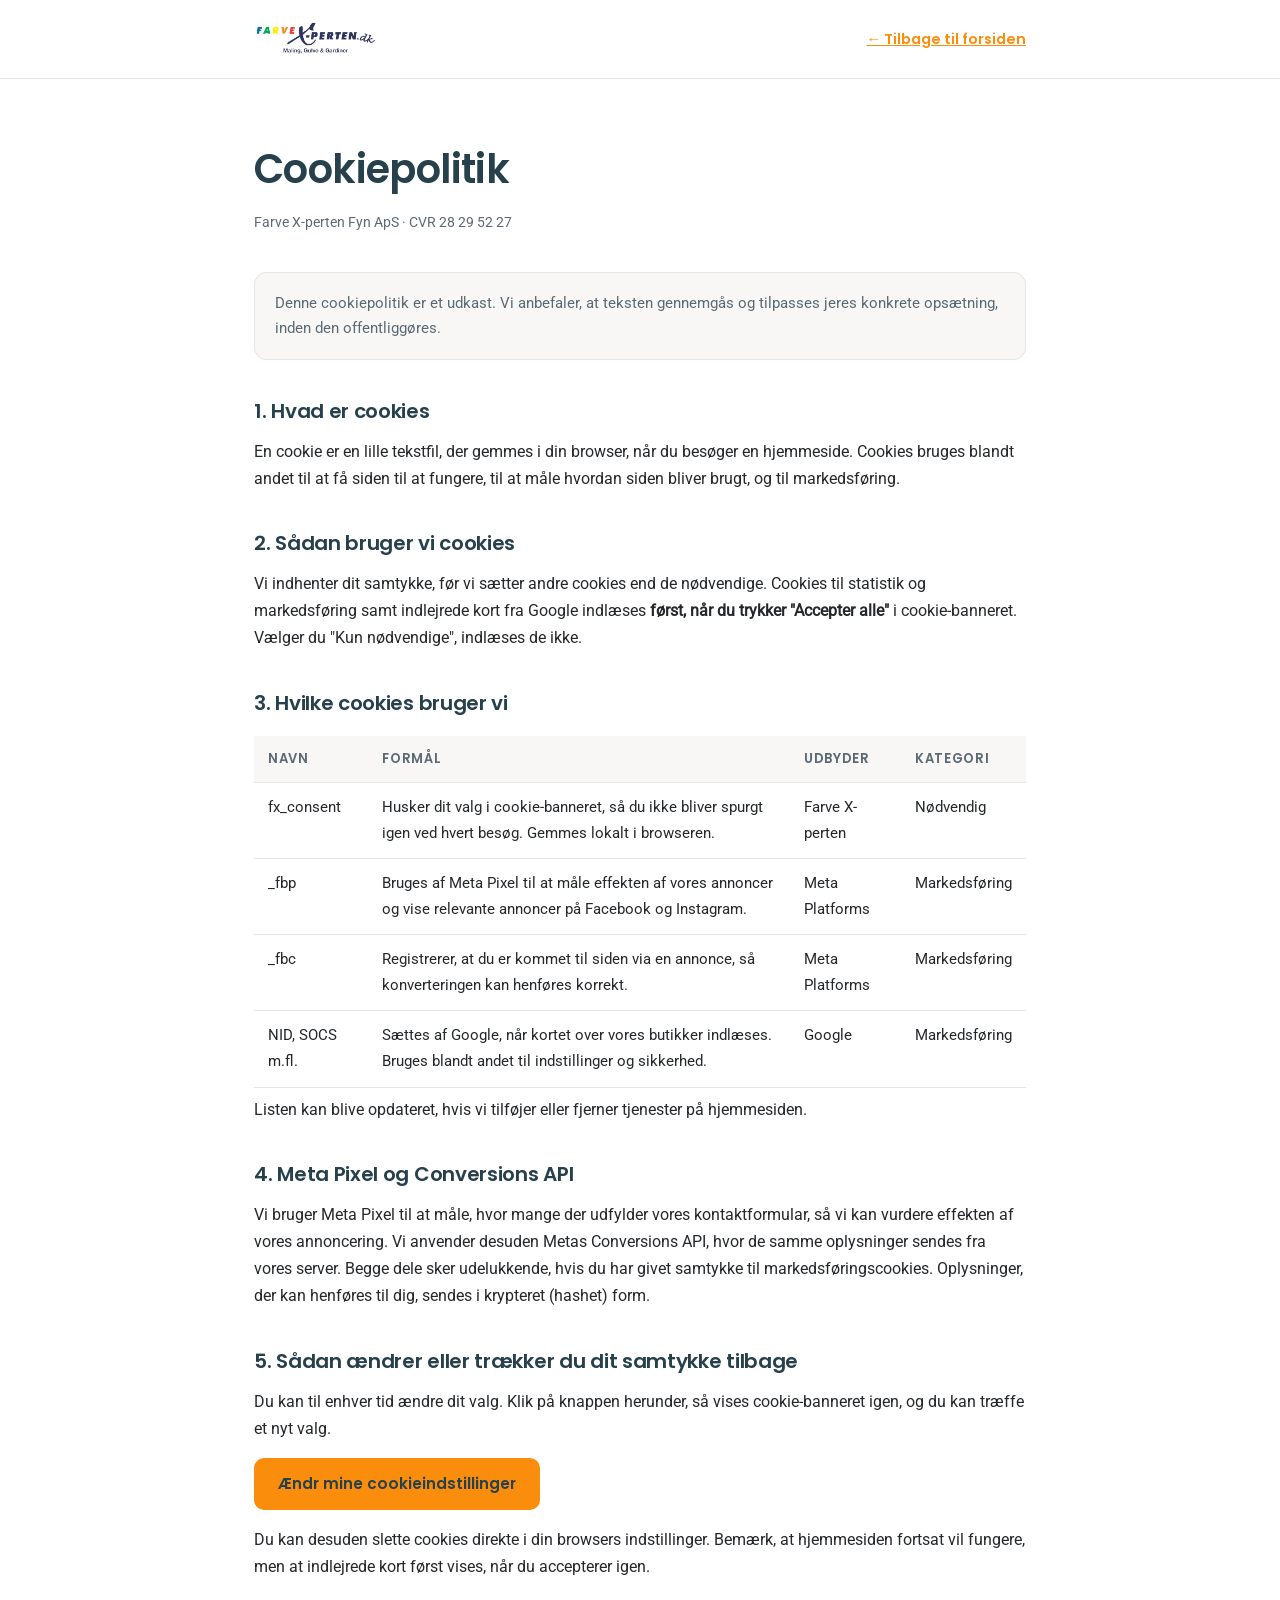
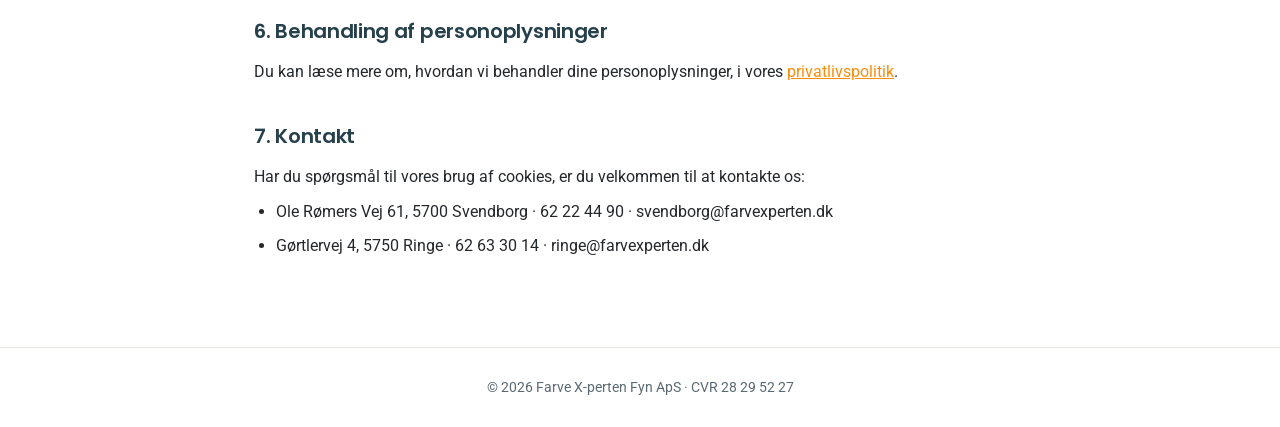
<file: cookiepolitik.html>
<!DOCTYPE html>
<html lang="da">
<head>
<meta charset="UTF-8">
<meta name="viewport" content="width=device-width, initial-scale=1.0">
<title>Cookiepolitik | Farve X-perten Fyn</title>
<meta name="robots" content="noindex">
<link href="assets/fonts/fonts.css" rel="stylesheet">
<link href="assets/css/legal.css" rel="stylesheet">
<link rel="icon" type="image/png" href="assets/img/favicon.png">
</head>
<body>
<div class="top">
  <div class="in">
    <a href="index.html"><img src="assets/img/farvexperten-logo.png" alt="Farve X-perten"></a>
    <a href="index.html" class="back">← Tilbage til forsiden</a>
  </div>
</div>
<main>
  <h1>Cookiepolitik</h1>
  <p class="updated">Farve X-perten Fyn ApS · CVR 28 29 52 27</p>

  <div class="note">Denne cookiepolitik er et udkast. Vi anbefaler, at teksten gennemgås og tilpasses jeres konkrete opsætning, inden den offentliggøres.</div>

  <h2>1. Hvad er cookies</h2>
  <p>En cookie er en lille tekstfil, der gemmes i din browser, når du besøger en hjemmeside. Cookies bruges blandt andet til at få siden til at fungere, til at måle hvordan siden bliver brugt, og til markedsføring.</p>

  <h2>2. Sådan bruger vi cookies</h2>
  <p>Vi indhenter dit samtykke, før vi sætter andre cookies end de nødvendige. Cookies til statistik og markedsføring samt indlejrede kort fra Google indlæses <strong>først, når du trykker "Accepter alle"</strong> i cookie-banneret. Vælger du "Kun nødvendige", indlæses de ikke.</p>

  <h2>3. Hvilke cookies bruger vi</h2>
  <div class="table-wrap">
    <table>
      <thead>
        <tr><th>Navn</th><th>Formål</th><th>Udbyder</th><th>Kategori</th></tr>
      </thead>
      <tbody>
        <tr>
          <td>fx_consent</td>
          <td>Husker dit valg i cookie-banneret, så du ikke bliver spurgt igen ved hvert besøg. Gemmes lokalt i browseren.</td>
          <td>Farve X-perten</td>
          <td>Nødvendig</td>
        </tr>
        <tr>
          <td>_fbp</td>
          <td>Bruges af Meta Pixel til at måle effekten af vores annoncer og vise relevante annoncer på Facebook og Instagram.</td>
          <td>Meta Platforms</td>
          <td>Markedsføring</td>
        </tr>
        <tr>
          <td>_fbc</td>
          <td>Registrerer, at du er kommet til siden via en annonce, så konverteringen kan henføres korrekt.</td>
          <td>Meta Platforms</td>
          <td>Markedsføring</td>
        </tr>
        <tr>
          <td>NID, SOCS m.fl.</td>
          <td>Sættes af Google, når kortet over vores butikker indlæses. Bruges blandt andet til indstillinger og sikkerhed.</td>
          <td>Google</td>
          <td>Markedsføring</td>
        </tr>
      </tbody>
    </table>
  </div>
  <p>Listen kan blive opdateret, hvis vi tilføjer eller fjerner tjenester på hjemmesiden.</p>

  <h2>4. Meta Pixel og Conversions API</h2>
  <p>Vi bruger Meta Pixel til at måle, hvor mange der udfylder vores kontaktformular, så vi kan vurdere effekten af vores annoncering. Vi anvender desuden Metas Conversions API, hvor de samme oplysninger sendes fra vores server. Begge dele sker udelukkende, hvis du har givet samtykke til markedsføringscookies. Oplysninger, der kan henføres til dig, sendes i krypteret (hashet) form.</p>

  <h2>5. Sådan ændrer eller trækker du dit samtykke tilbage</h2>
  <p>Du kan til enhver tid ændre dit valg. Klik på knappen herunder, så vises cookie-banneret igen, og du kan træffe et nyt valg.</p>
  <p style="margin-top:16px"><a href="index.html?cookies=1" class="btn-inline">Ændr mine cookieindstillinger</a></p>
  <p style="margin-top:16px">Du kan desuden slette cookies direkte i din browsers indstillinger. Bemærk, at hjemmesiden fortsat vil fungere, men at indlejrede kort først vises, når du accepterer igen.</p>

  <h2>6. Behandling af personoplysninger</h2>
  <p>Du kan læse mere om, hvordan vi behandler dine personoplysninger, i vores <a href="privatlivspolitik.html">privatlivspolitik</a>.</p>

  <h2>7. Kontakt</h2>
  <p>Har du spørgsmål til vores brug af cookies, er du velkommen til at kontakte os:</p>
  <ul>
    <li>Ole Rømers Vej 61, 5700 Svendborg · 62 22 44 90 · svendborg@farvexperten.dk</li>
    <li>Gørtlervej 4, 5750 Ringe · 62 63 30 14 · ringe@farvexperten.dk</li>
  </ul>
</main>
<footer>© <span id="y"></span> Farve X-perten Fyn ApS · CVR 28 29 52 27</footer>
<script>document.getElementById('y').textContent=new Date().getFullYear();</script>
</body>
</html>
</file>
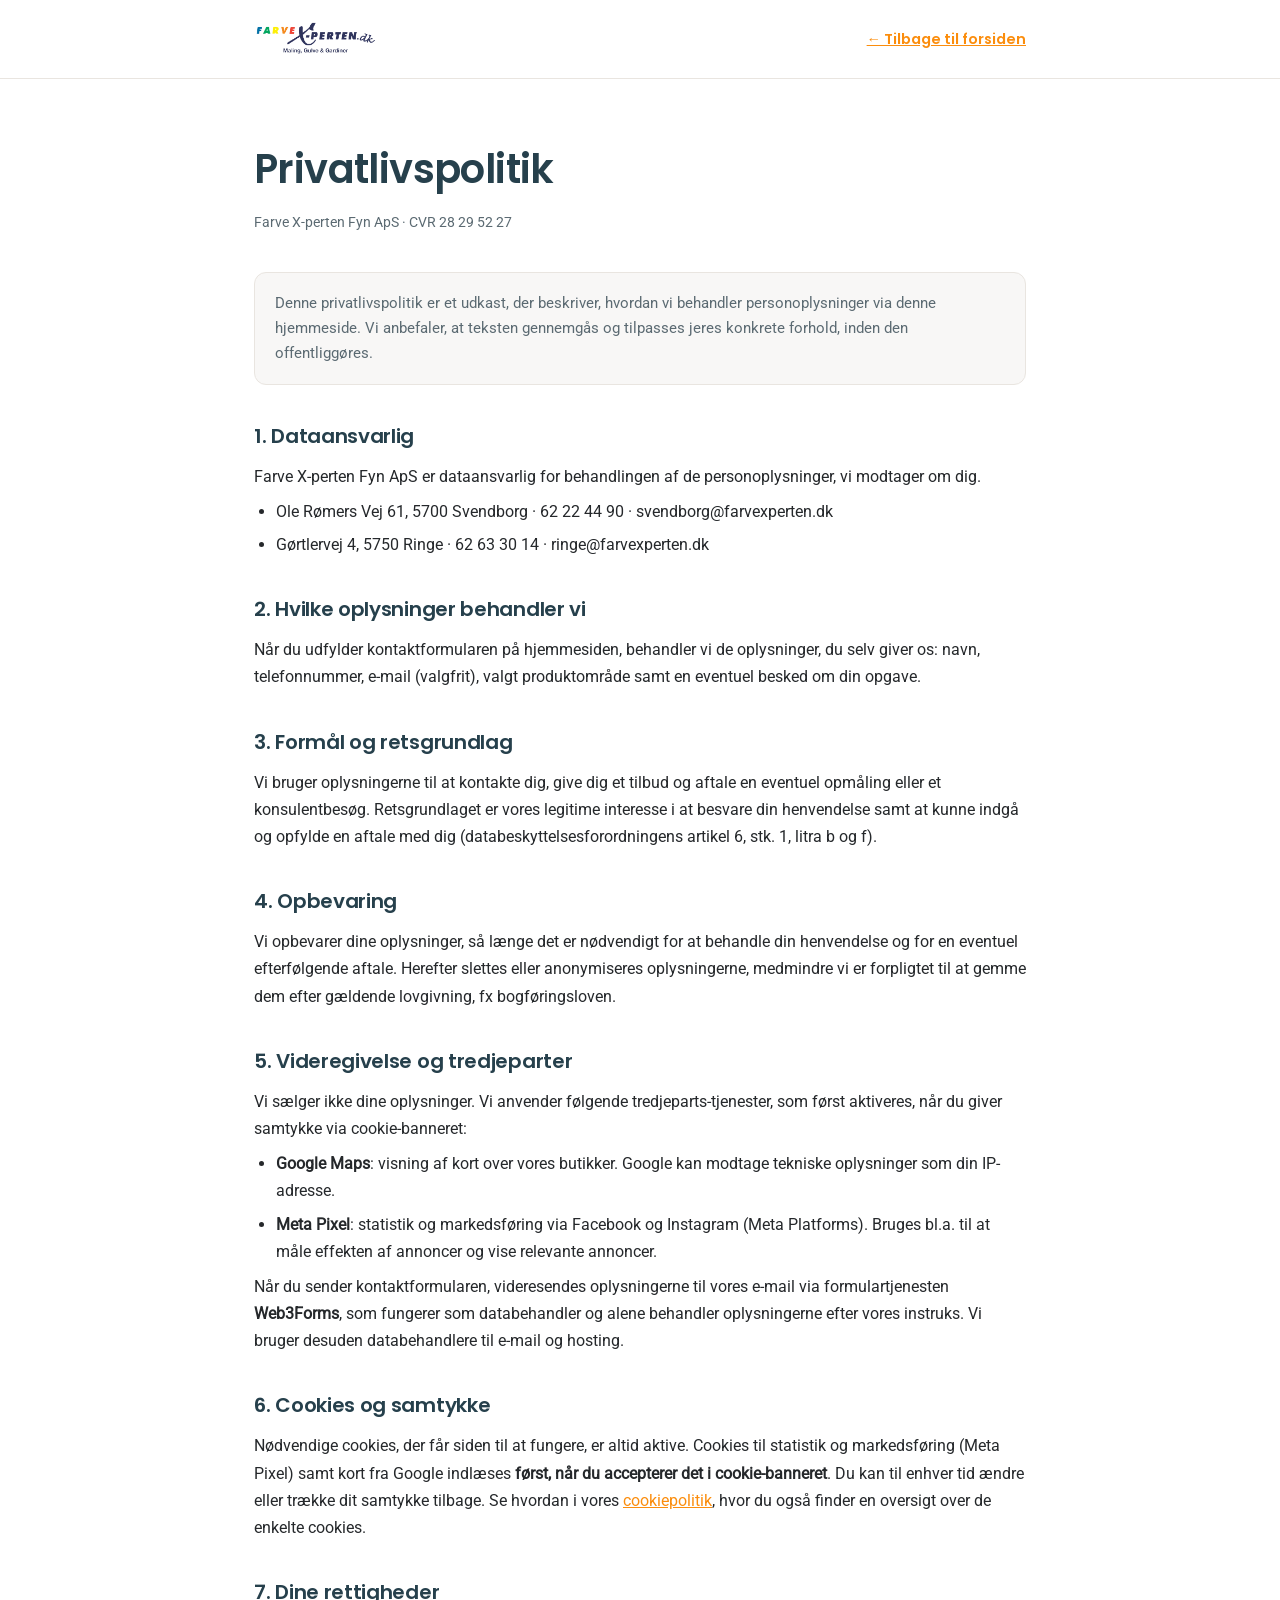
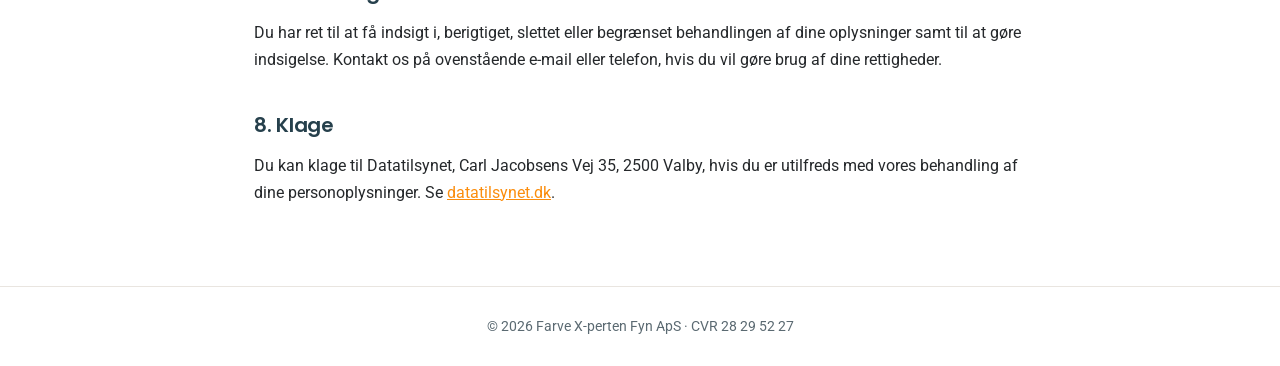
<file: privatlivspolitik.html>
<!DOCTYPE html>
<html lang="da">
<head>
<meta charset="UTF-8">
<meta name="viewport" content="width=device-width, initial-scale=1.0">
<title>Privatlivspolitik | Farve X-perten Fyn</title>
<meta name="robots" content="noindex">
<link href="assets/fonts/fonts.css" rel="stylesheet">
<link href="assets/css/legal.css" rel="stylesheet">
<link rel="icon" type="image/png" href="assets/img/favicon.png">
</head>
<body>
<div class="top">
  <div class="in">
    <a href="index.html"><img src="assets/img/farvexperten-logo.png" alt="Farve X-perten"></a>
    <a href="index.html" class="back">← Tilbage til forsiden</a>
  </div>
</div>
<main>
  <h1>Privatlivspolitik</h1>
  <p class="updated">Farve X-perten Fyn ApS · CVR 28 29 52 27</p>

  <div class="note">Denne privatlivspolitik er et udkast, der beskriver, hvordan vi behandler personoplysninger via denne hjemmeside. Vi anbefaler, at teksten gennemgås og tilpasses jeres konkrete forhold, inden den offentliggøres.</div>

  <h2>1. Dataansvarlig</h2>
  <p>Farve X-perten Fyn ApS er dataansvarlig for behandlingen af de personoplysninger, vi modtager om dig.</p>
  <ul>
    <li>Ole Rømers Vej 61, 5700 Svendborg · 62 22 44 90 · svendborg@farvexperten.dk</li>
    <li>Gørtlervej 4, 5750 Ringe · 62 63 30 14 · ringe@farvexperten.dk</li>
  </ul>

  <h2>2. Hvilke oplysninger behandler vi</h2>
  <p>Når du udfylder kontaktformularen på hjemmesiden, behandler vi de oplysninger, du selv giver os: navn, telefonnummer, e-mail (valgfrit), valgt produktområde samt en eventuel besked om din opgave.</p>

  <h2>3. Formål og retsgrundlag</h2>
  <p>Vi bruger oplysningerne til at kontakte dig, give dig et tilbud og aftale en eventuel opmåling eller et konsulentbesøg. Retsgrundlaget er vores legitime interesse i at besvare din henvendelse samt at kunne indgå og opfylde en aftale med dig (databeskyttelsesforordningens artikel 6, stk. 1, litra b og f).</p>

  <h2>4. Opbevaring</h2>
  <p>Vi opbevarer dine oplysninger, så længe det er nødvendigt for at behandle din henvendelse og for en eventuel efterfølgende aftale. Herefter slettes eller anonymiseres oplysningerne, medmindre vi er forpligtet til at gemme dem efter gældende lovgivning, fx bogføringsloven.</p>

  <h2>5. Videregivelse og tredjeparter</h2>
  <p>Vi sælger ikke dine oplysninger. Vi anvender følgende tredjeparts-tjenester, som først aktiveres, når du giver samtykke via cookie-banneret:</p>
  <ul>
    <li><strong>Google Maps</strong>: visning af kort over vores butikker. Google kan modtage tekniske oplysninger som din IP-adresse.</li>
    <li><strong>Meta Pixel</strong>: statistik og markedsføring via Facebook og Instagram (Meta Platforms). Bruges bl.a. til at måle effekten af annoncer og vise relevante annoncer.</li>
  </ul>
  <p>Når du sender kontaktformularen, videresendes oplysningerne til vores e-mail via formulartjenesten <strong>Web3Forms</strong>, som fungerer som databehandler og alene behandler oplysningerne efter vores instruks. Vi bruger desuden databehandlere til e-mail og hosting.</p>

  <h2>6. Cookies og samtykke</h2>
  <p>Nødvendige cookies, der får siden til at fungere, er altid aktive. Cookies til statistik og markedsføring (Meta Pixel) samt kort fra Google indlæses <strong>først, når du accepterer det i cookie-banneret</strong>. Du kan til enhver tid ændre eller trække dit samtykke tilbage. Se hvordan i vores <a href="cookiepolitik.html">cookiepolitik</a>, hvor du også finder en oversigt over de enkelte cookies.</p>

  <h2>7. Dine rettigheder</h2>
  <p>Du har ret til at få indsigt i, berigtiget, slettet eller begrænset behandlingen af dine oplysninger samt til at gøre indsigelse. Kontakt os på ovenstående e-mail eller telefon, hvis du vil gøre brug af dine rettigheder.</p>

  <h2>8. Klage</h2>
  <p>Du kan klage til Datatilsynet, Carl Jacobsens Vej 35, 2500 Valby, hvis du er utilfreds med vores behandling af dine personoplysninger. Se <a href="https://www.datatilsynet.dk" target="_blank" rel="noopener">datatilsynet.dk</a>.</p>
</main>
<footer>© <span id="y"></span> Farve X-perten Fyn ApS · CVR 28 29 52 27</footer>
<script>document.getElementById('y').textContent=new Date().getFullYear();</script>
</body>
</html>
</file>
<file: assets/fonts/fonts.css>
/* Self-hostede fonte (latin-subset – dækker æøå). GDPR-venligt: ingen kald til Google. */
@font-face{
  font-family:'Poppins';font-style:normal;font-weight:600;font-display:swap;
  src:url('poppins600.woff2') format('woff2');
}
@font-face{
  font-family:'Poppins';font-style:normal;font-weight:700;font-display:swap;
  src:url('poppins700.woff2') format('woff2');
}
@font-face{
  font-family:'Roboto';font-style:normal;font-weight:300;font-display:swap;
  src:url('roboto.woff2') format('woff2');
}
@font-face{
  font-family:'Roboto';font-style:normal;font-weight:400;font-display:swap;
  src:url('roboto.woff2') format('woff2');
}
</file>
<file: assets/css/legal.css>
/* Fælles styling til juridiske sider (privatlivspolitik, cookiepolitik) */
:root{--accent:#FB8D0D;--dark:#26404C;--text:#25282B;--muted:#5b6a72;--light-bg:#F8F7F6;--border:#E9E5E0}
*{box-sizing:border-box;margin:0;padding:0}
body{font-family:'Roboto',system-ui,sans-serif;font-weight:400;color:var(--text);line-height:1.7;background:#fff}
h1,h2{font-family:'Poppins',sans-serif;font-weight:600;letter-spacing:-.015em;color:var(--dark)}
.top{border-bottom:1px solid var(--border);background:rgba(255,255,255,.9)}
.top .in{max-width:820px;margin:0 auto;padding:16px 24px;display:flex;align-items:center;justify-content:space-between;gap:16px}
.top img{height:38px}
.back{font-family:'Poppins',sans-serif;font-weight:600;font-size:.9rem;color:var(--accent);white-space:nowrap}
main{max-width:820px;margin:0 auto;padding:56px 24px 80px}
h1{font-size:clamp(1.8rem,4vw,2.5rem);margin-bottom:8px}
.updated{color:var(--muted);font-size:.9rem;margin-bottom:36px}
h2{font-size:1.25rem;margin:34px 0 10px}
p,li{color:var(--text);font-size:1rem}
ul{margin:8px 0 8px 22px}
li{margin-bottom:6px}
a{color:var(--accent)}
.note{background:var(--light-bg);border:1px solid var(--border);border-radius:12px;padding:18px 20px;margin:28px 0;font-size:.92rem;color:var(--muted)}
.table-wrap{overflow-x:auto;margin:16px 0 8px}
table{width:100%;border-collapse:collapse;min-width:540px;font-size:.94rem}
th,td{text-align:left;padding:12px 14px;border-bottom:1px solid var(--border);vertical-align:top}
th{font-family:'Poppins',sans-serif;font-weight:600;font-size:.82rem;text-transform:uppercase;letter-spacing:.05em;color:var(--muted);background:var(--light-bg)}
.btn-inline{display:inline-flex;align-items:center;font-family:'Poppins',sans-serif;font-weight:600;font-size:.95rem;
  background:var(--accent);color:var(--dark);border:none;border-radius:10px;padding:13px 24px;cursor:pointer;text-decoration:none;
  transition:background .15s,transform .15s}
.btn-inline:hover{background:#e57d05;transform:translateY(-1px)}
footer{border-top:1px solid var(--border);padding:28px 24px;text-align:center;color:var(--muted);font-size:.85rem}
</file>
